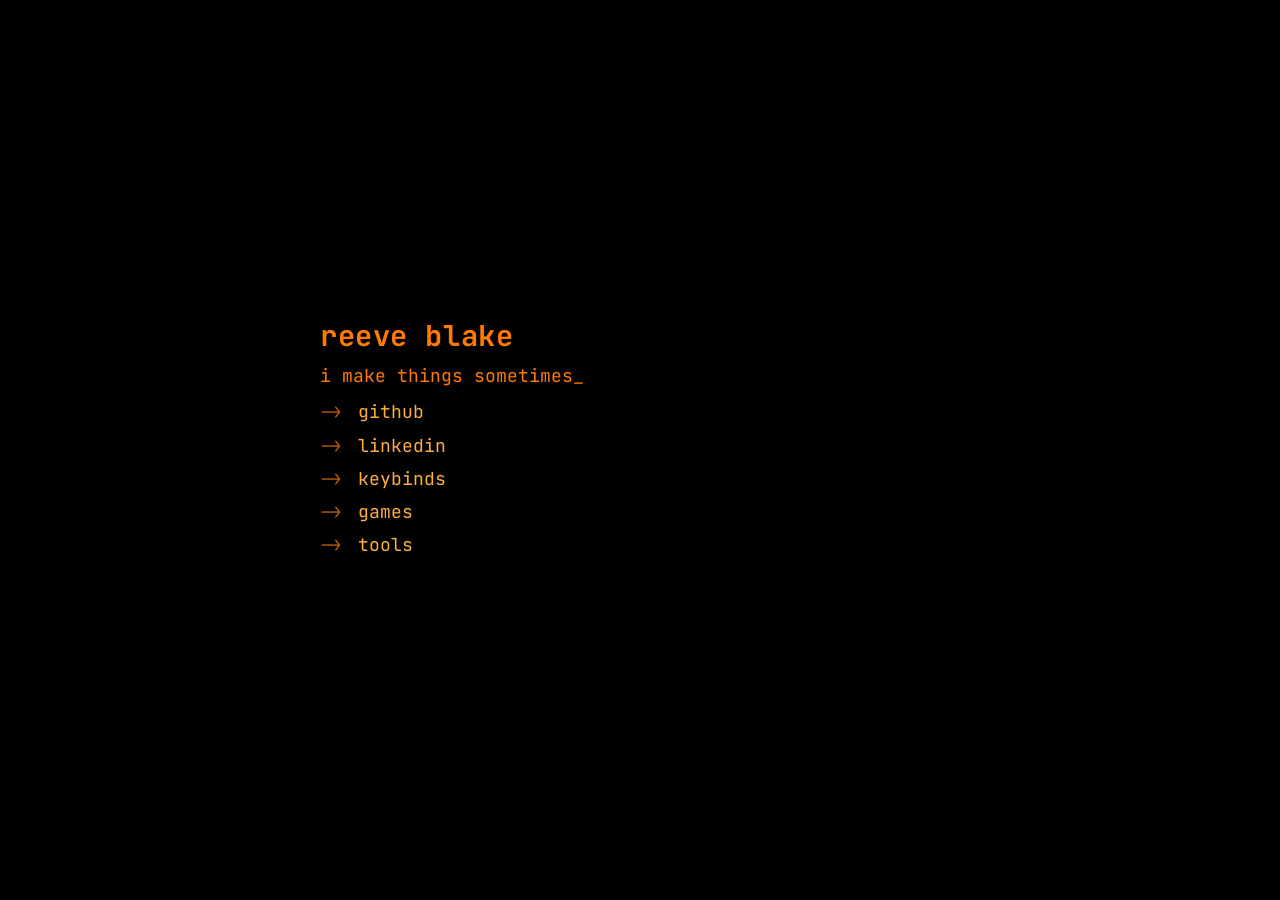
<file: index.html>
<!DOCTYPE html>
<html lang="en">

<head>
	<meta charset="UTF-8" />
	<meta name="viewport" content="width=device-width, initial-scale=1.0" />
	<title>reeve blake</title>
	<meta name="description" content="reeve blake — i make things" />
	<meta name="robots" content="index, follow" />
	<link rel="preconnect" href="https://fonts.googleapis.com" />
	<link rel="preconnect" href="https://fonts.gstatic.com" crossorigin />
	<link href="https://fonts.googleapis.com/css2?family=JetBrains+Mono:wght@400;500;700&display=swap"
		rel="stylesheet" />
	<link rel="stylesheet" href="styles.css" />
</head>

<body>
	<main class="terminal">
		<h1 class="name">reeve blake</h1>
		<p class="tagline">i make things sometimes<span class="cursor" aria-hidden="true">_</span></p>

		<nav class="links">
			<ul>
				<li><a href="https://github.com/reeve567" rel="me noopener">github</a></li>
				<li><a href="https://www.linkedin.com/in/reeve-blake" rel="me noopener">linkedin</a></li>
				<li><a href="keybinds/">keybinds</a></li>
			<li><a href="games/">games</a></li>
				<li id="tools-slot" aria-hidden="true"></li>
			</ul>
		</nav>
	</main>

	<script src="script.js"></script>
</body>

</html>
</file>
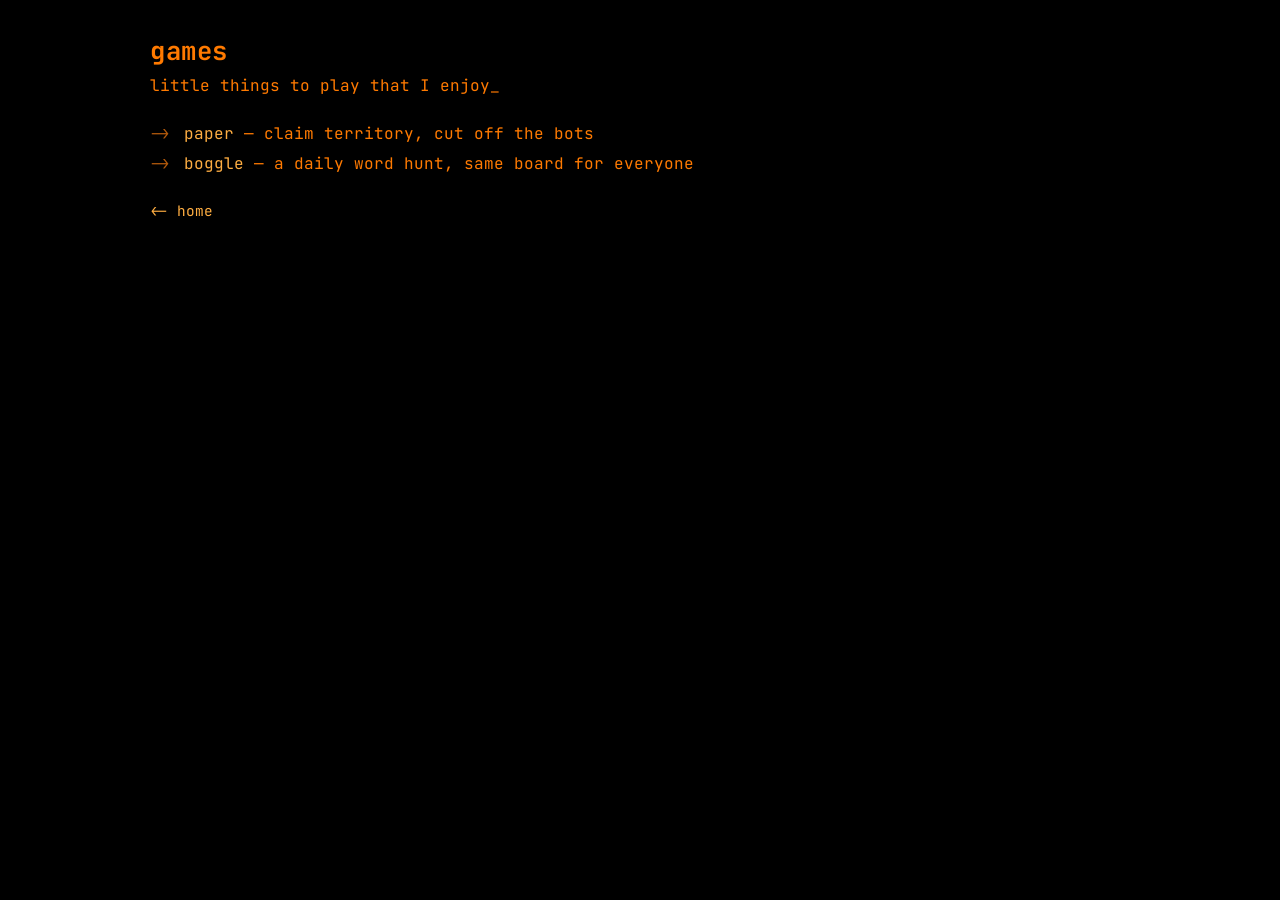
<file: games/index.html>
<!DOCTYPE html>
<html lang="en">

<head>
	<meta charset="UTF-8" />
	<meta name="viewport" content="width=device-width, initial-scale=1.0" />
	<title>games</title>
	<meta name="description" content="little browser games" />
	<meta name="robots" content="index, follow" />
	<link rel="preconnect" href="https://fonts.googleapis.com" />
	<link rel="preconnect" href="https://fonts.gstatic.com" crossorigin />
	<link href="https://fonts.googleapis.com/css2?family=JetBrains+Mono:wght@400;500;700&display=swap"
		rel="stylesheet" />
	<link rel="stylesheet" href="games.css?v=20260908-1" />
</head>

<body>
	<main class="terminal">
		<div class="header">
			<h1 class="name">games</h1>
			<p class="tagline">little things to play that I enjoy<span class="cursor" aria-hidden="true">_</span></p>
		</div>

		<nav class="links">
			<ul>
				<li><a href="paper/">paper</a> &mdash; claim territory, cut off the bots</li>
				<li><a href="boggle/">boggle</a> &mdash; a daily word hunt, same board for everyone</li>
			</ul>
		</nav>

		<p class="back"><a href="../">home</a></p>
	</main>
</body>

</html>
</file>
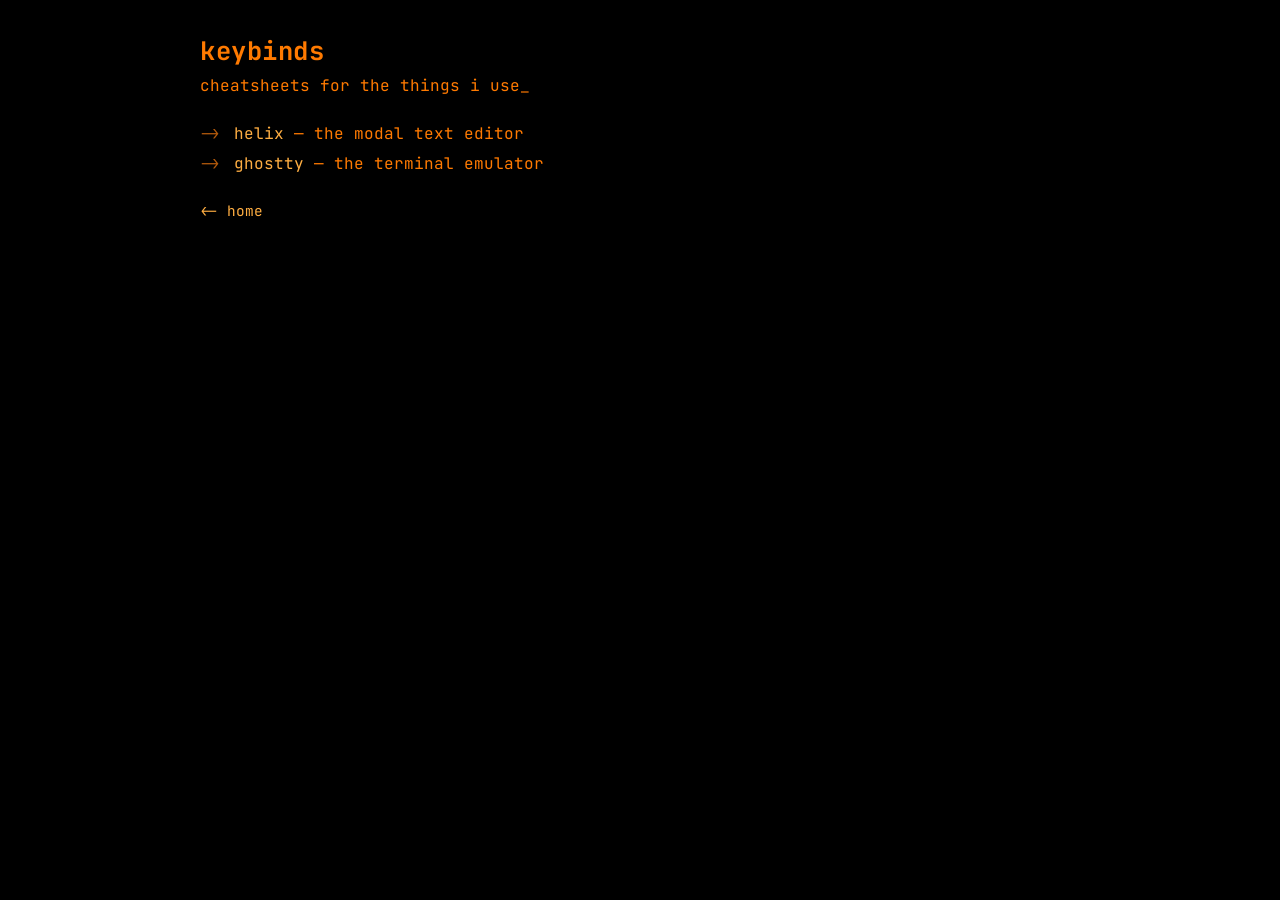
<file: keybinds/index.html>
<!DOCTYPE html>
<html lang="en">

<head>
	<meta charset="UTF-8" />
	<meta name="viewport" content="width=device-width, initial-scale=1.0" />
	<title>keybinds</title>
	<meta name="description" content="keybind cheatsheets" />
	<meta name="robots" content="index, follow" />
	<link rel="preconnect" href="https://fonts.googleapis.com" />
	<link rel="preconnect" href="https://fonts.gstatic.com" crossorigin />
	<link href="https://fonts.googleapis.com/css2?family=JetBrains+Mono:wght@400;500;700&display=swap" rel="stylesheet" />
	<link rel="stylesheet" href="keybinds.css" />
</head>

<body>
	<main class="terminal">
		<div class="header">
			<h1 class="name">keybinds</h1>
			<p class="tagline">cheatsheets for the things i use<span class="cursor" aria-hidden="true">_</span></p>
		</div>

		<nav class="links">
			<ul>
				<li><a href="helix.html">helix</a> &mdash; the modal text editor</li>
				<li><a href="ghostty.html">ghostty</a> &mdash; the terminal emulator</li>
			</ul>
		</nav>

		<p class="back"><a href="../">home</a></p>
	</main>
</body>

</html>
</file>
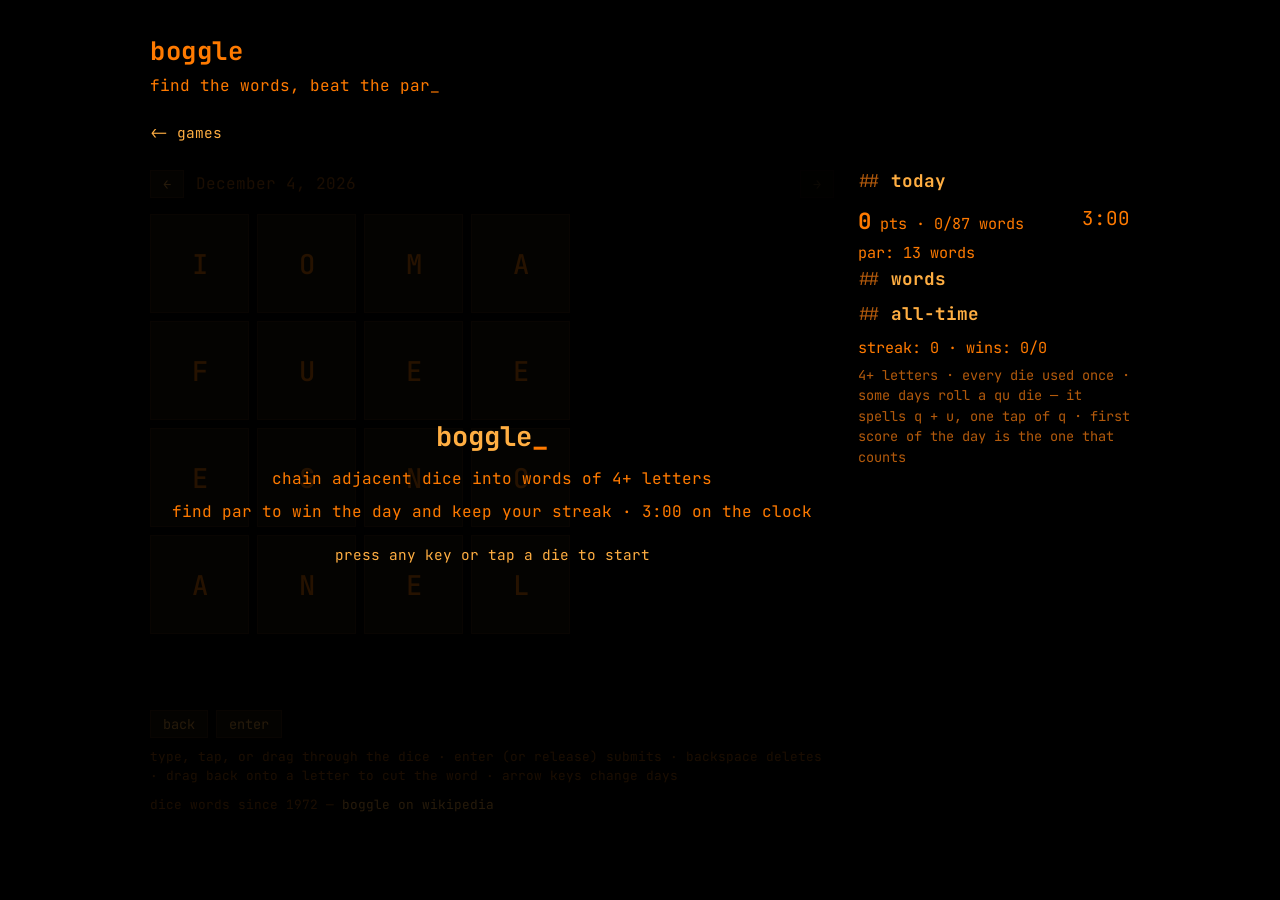
<file: games/boggle/index.html>
<!DOCTYPE html>
<html lang="en">

<head>
	<meta charset="UTF-8" />
	<meta name="viewport" content="width=device-width, initial-scale=1.0" />
	<title>boggle</title>
	<meta name="description" content="daily boggle — the same board for everyone, rolled from the date" />
	<meta name="robots" content="index, follow" />
	<link rel="preconnect" href="https://fonts.googleapis.com" />
	<link rel="preconnect" href="https://fonts.gstatic.com" crossorigin />
	<link href="https://fonts.googleapis.com/css2?family=JetBrains+Mono:wght@400;500;700&display=swap" rel="stylesheet" />
	<link rel="stylesheet" href="../games.css?v=20260908-1" />
</head>

<body>
	<main class="terminal">
		<div class="header">
			<h1 class="name">boggle</h1>
			<p class="tagline">find the words, beat the par<span class="cursor" aria-hidden="true">_</span></p>
		</div>

		<p class="back"><a href="../">games</a></p>

		<div class="game-layout">
			<div class="boggle-wrap">
				<div class="b-date">
					<button class="b-btn" id="prev-day" title="previous day">&#8592;</button>
					<span class="date-label" id="date-label"></span>
					<button class="b-btn" id="next-day" title="next day">&#8594;</button>
				</div>

				<div class="board" id="board"></div>

				<div class="guess-line"><span class="guess" id="guess"></span></div>
				<p class="guess-hint" id="hint"></p>

				<div class="b-keys">
					<button class="b-btn" id="key-back">back</button>
					<button class="b-btn" id="key-enter">enter</button>
				</div>

				<p class="controls">type, tap, or drag through the dice &middot; enter (or release) submits
					&middot; backspace deletes &middot; drag back onto a letter to cut the word &middot;
					arrow keys change days</p>
				<p class="controls">dice words since 1972 &mdash; <a
					href="https://en.wikipedia.org/wiki/Boggle" rel="noopener">boggle on
					wikipedia</a></p>

				<div class="overlay" id="overlay"></div>
			</div>

			<aside class="hud">
				<h2>today</h2>
				<div class="b-stats" id="daystats"></div>
				<h2>words</h2>
				<div class="word-list" id="words"></div>
				<h2>all-time</h2>
				<div class="b-stats dim" id="allstats"></div>
				<p class="note">4+ letters &middot; every die used once &middot; some days roll a qu die
					&mdash; it spells q + u, one tap of q &middot; first score of the day is the one that
					counts</p>
			</aside>
		</div>
	</main>

	<script src="words.js?v=20260908-1"></script>
	<script src="game.js?v=20260908-7"></script>
</body>

</html>
</file>
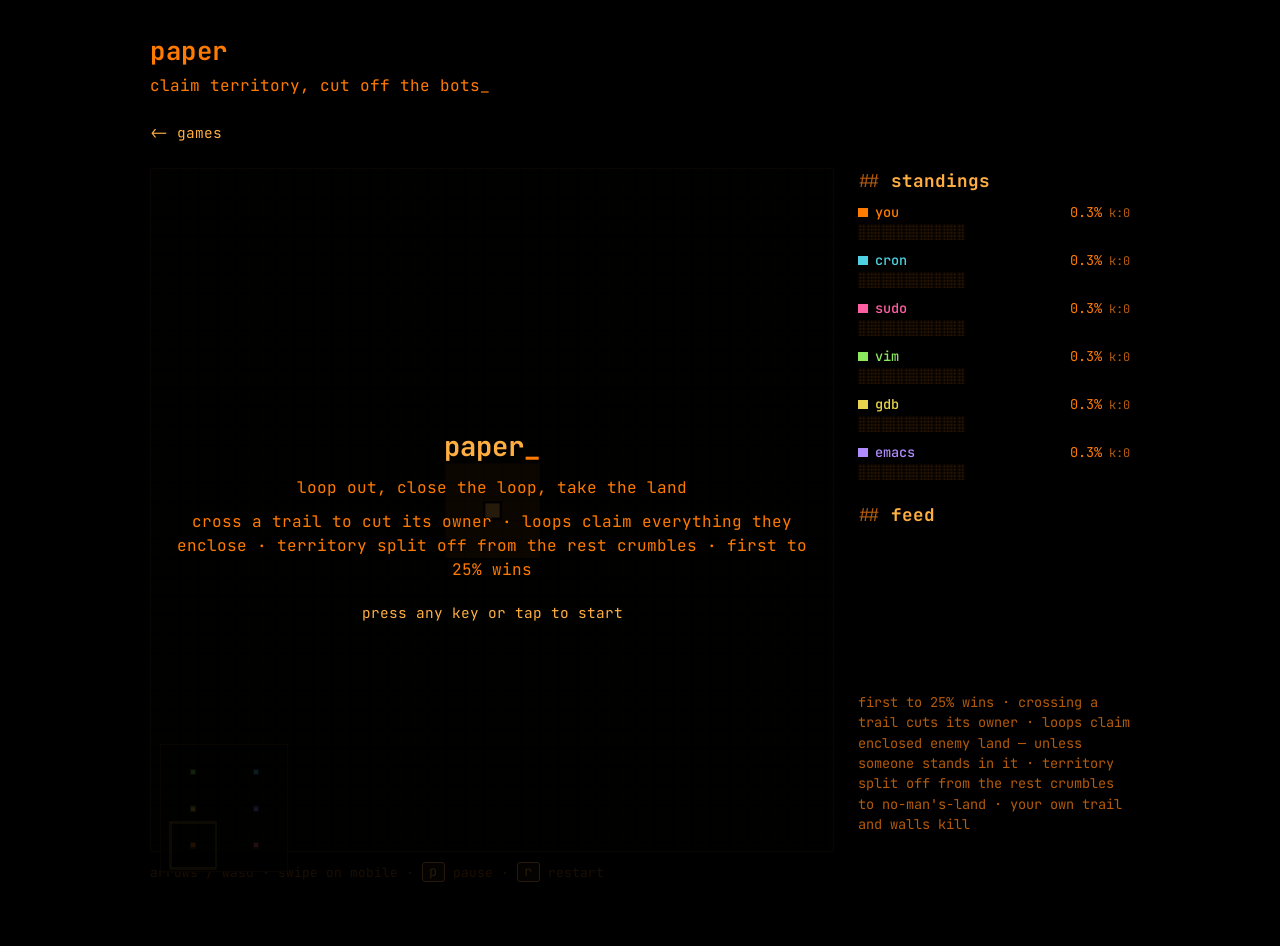
<file: games/paper/index.html>
<!DOCTYPE html>
<html lang="en">

<head>
	<meta charset="UTF-8" />
	<meta name="viewport" content="width=device-width, initial-scale=1.0" />
	<title>paper</title>
	<meta name="description" content="claim territory and cut off the bots in this paper.io-style game" />
	<meta name="robots" content="index, follow" />
	<link rel="preconnect" href="https://fonts.googleapis.com" />
	<link rel="preconnect" href="https://fonts.gstatic.com" crossorigin />
	<link href="https://fonts.googleapis.com/css2?family=JetBrains+Mono:wght@400;500;700&display=swap" rel="stylesheet" />
	<link rel="stylesheet" href="../games.css?v=20260908-1" />
</head>

<body>
	<main class="terminal">
		<div class="header">
			<h1 class="name">paper</h1>
			<p class="tagline">claim territory, cut off the bots<span class="cursor" aria-hidden="true">_</span></p>
		</div>

		<p class="back"><a href="../">games</a></p>

		<div class="game-layout">
			<div class="canvas-wrap">
				<canvas id="game" class="game" aria-label="paper — territory game board"></canvas>
				<canvas id="minimap" class="minimap" aria-hidden="true"></canvas>
				<div class="overlay" id="overlay"></div>
				<p class="controls">arrows / wasd &middot; swipe on mobile &middot; <kbd class="key">p</kbd> pause &middot;
					<kbd class="key">r</kbd> restart</p>
			</div>

			<aside class="hud">
				<h2>standings</h2>
				<div class="standings" id="standings"></div>
				<h2>feed</h2>
				<div class="feed" id="feed"></div>
				<p class="note">first to 25% wins &middot; crossing a trail cuts its owner &middot; loops claim
					enclosed enemy land &mdash; unless someone stands in it &middot; territory split off from
					the rest crumbles to no-man's-land &middot; your own trail and walls kill</p>
			</aside>
		</div>
	</main>

	<script src="game.js?v=20260908-1"></script>
</body>

</html>
</file>
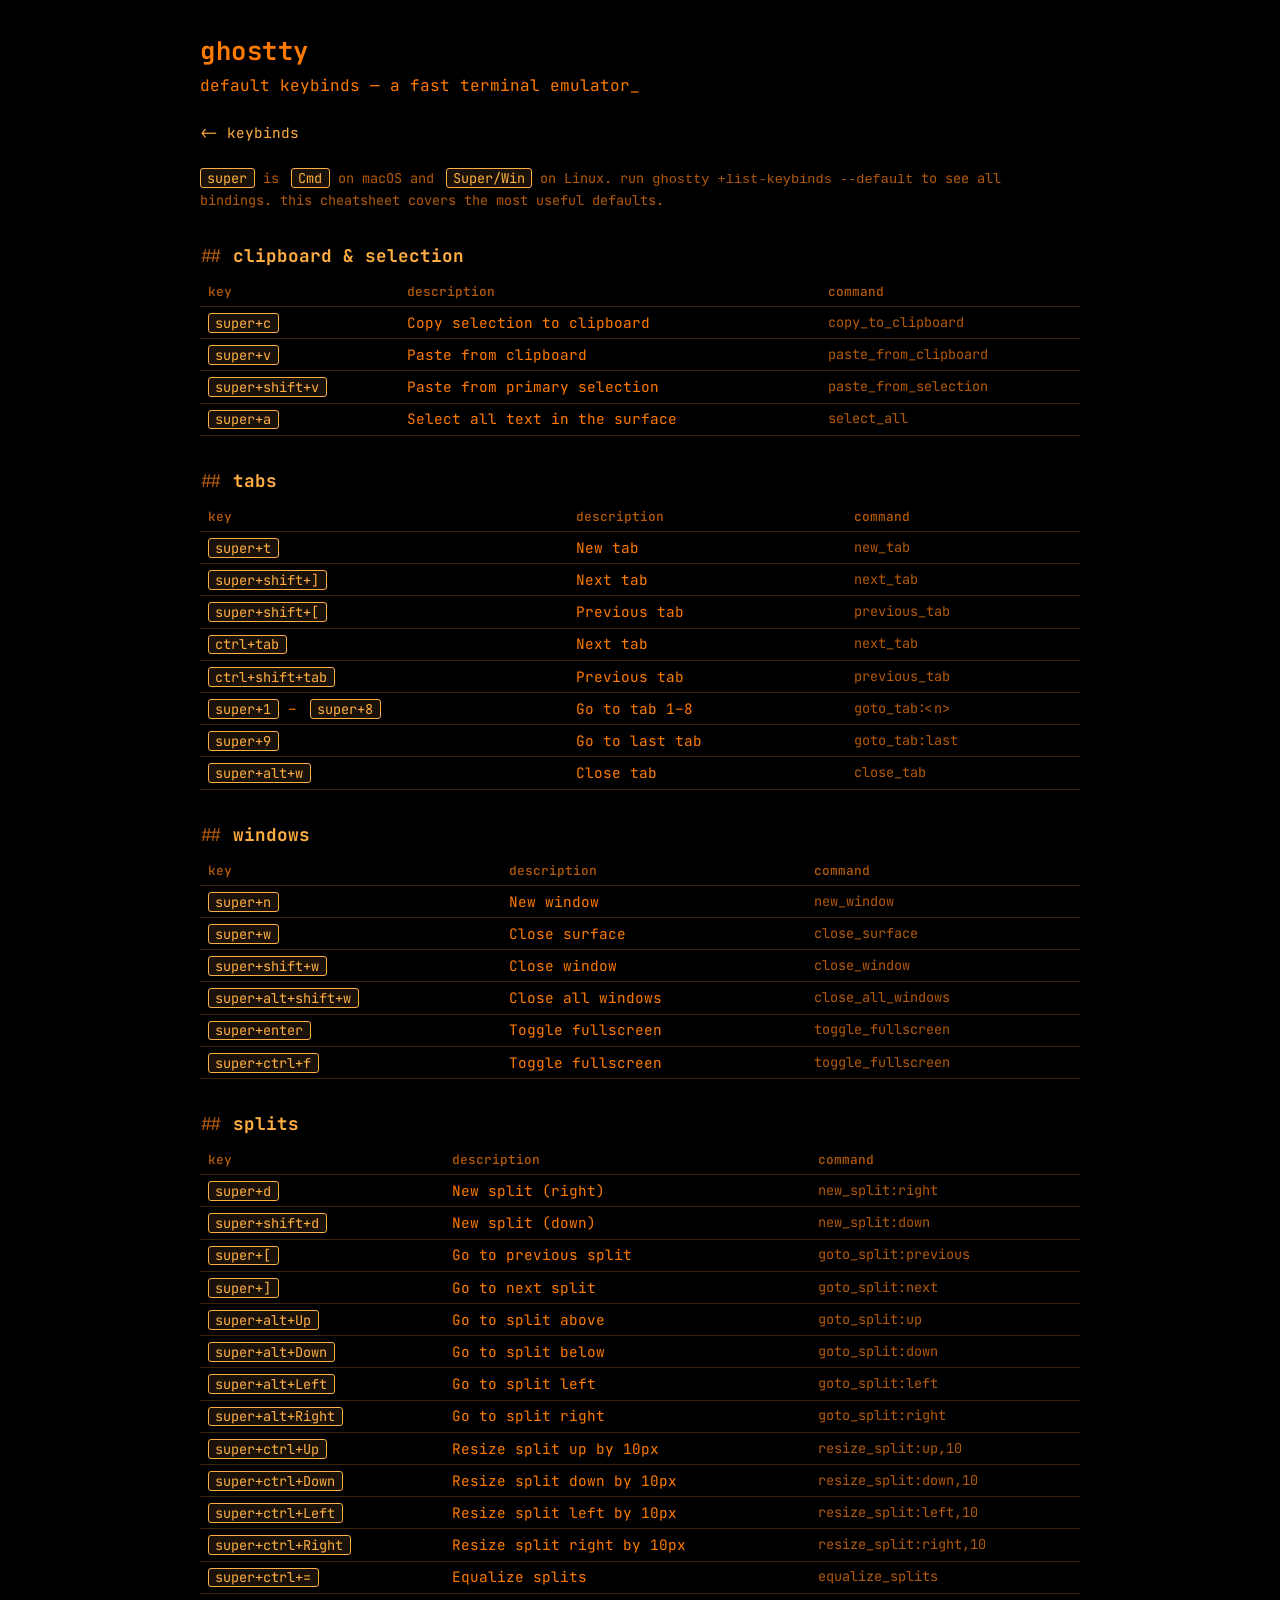
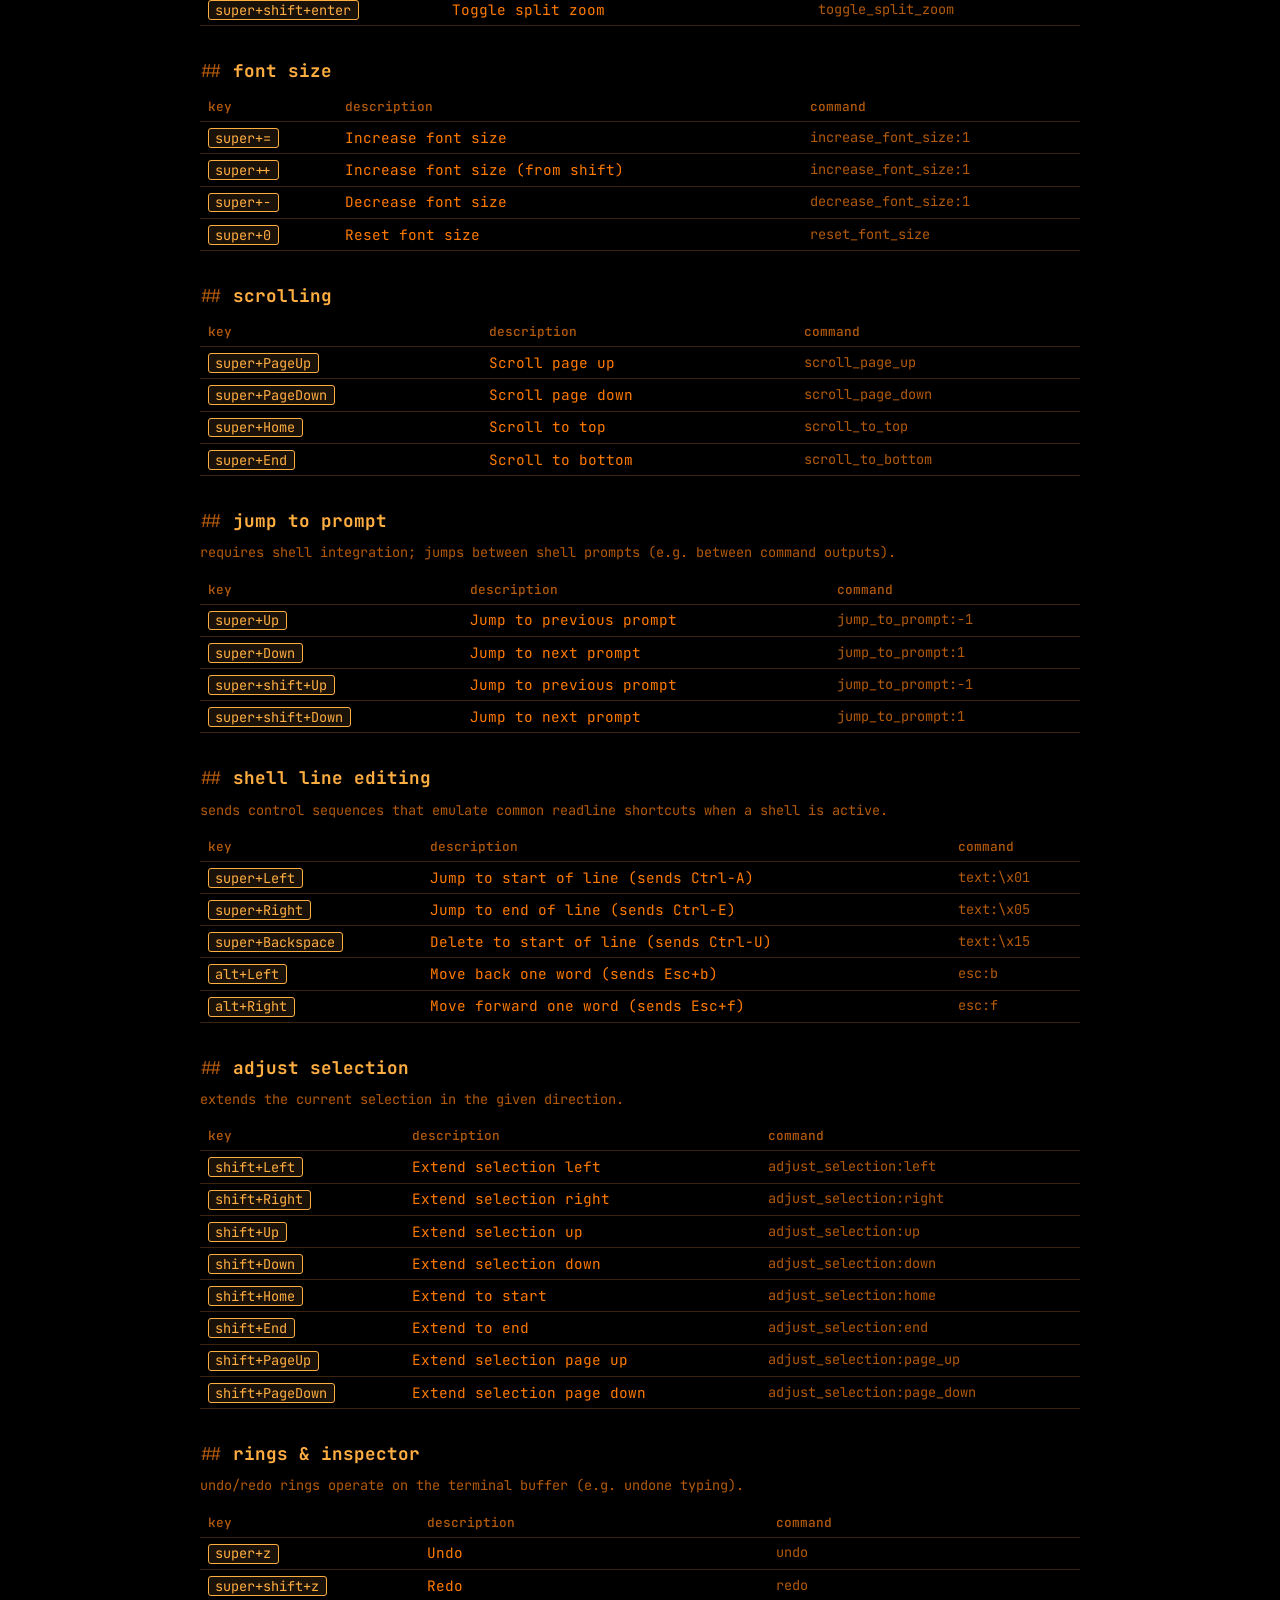
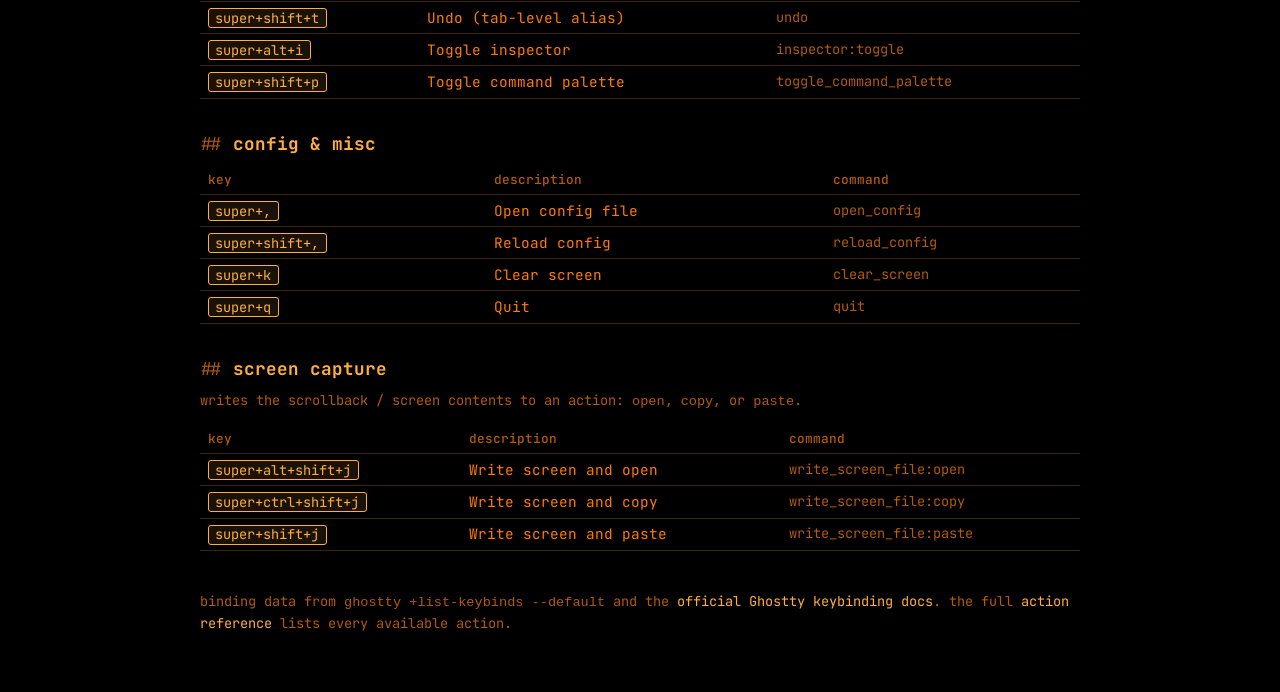
<file: keybinds/ghostty.html>
<!DOCTYPE html>
<html lang="en">

<head>
	<meta charset="UTF-8" />
	<meta name="viewport" content="width=device-width, initial-scale=1.0" />
	<title>ghostty keybinds</title>
	<meta name="description" content="default keybind cheatsheet for the Ghostty terminal" />
	<meta name="robots" content="index, follow" />
	<link rel="preconnect" href="https://fonts.googleapis.com" />
	<link rel="preconnect" href="https://fonts.gstatic.com" crossorigin />
	<link href="https://fonts.googleapis.com/css2?family=JetBrains+Mono:wght@400;500;700&display=swap" rel="stylesheet" />
	<link rel="stylesheet" href="keybinds.css" />
</head>

<body>
	<main class="terminal">
		<div class="header">
			<h1 class="name">ghostty</h1>
			<p class="tagline">default keybinds &mdash; a fast terminal emulator<span class="cursor" aria-hidden="true">_</span></p>
		</div>

		<p class="back"><a href="index.html">keybinds</a></p>

		<p class="note"><kbd class="key">super</kbd> is <kbd class="key">Cmd</kbd> on macOS and <kbd class="key">Super/Win</kbd> on Linux. run
			<code>ghostty +list-keybinds --default</code> to see all bindings. this cheatsheet covers the most useful defaults.</p>

		<section>
			<h2>clipboard &amp; selection</h2>
			<table>
				<thead>
					<tr><th>key</th><th>description</th><th>command</th></tr>
				</thead>
				<tbody>
					<tr><td class="keys"><kbd class="key">super+c</kbd></td><td class="desc">Copy selection to clipboard</td><td class="cmd">copy_to_clipboard</td></tr>
					<tr><td class="keys"><kbd class="key">super+v</kbd></td><td class="desc">Paste from clipboard</td><td class="cmd">paste_from_clipboard</td></tr>
					<tr><td class="keys"><kbd class="key">super+shift+v</kbd></td><td class="desc">Paste from primary selection</td><td class="cmd">paste_from_selection</td></tr>
					<tr><td class="keys"><kbd class="key">super+a</kbd></td><td class="desc">Select all text in the surface</td><td class="cmd">select_all</td></tr>
				</tbody>
			</table>
		</section>

		<section>
			<h2>tabs</h2>
			<table>
				<thead>
					<tr><th>key</th><th>description</th><th>command</th></tr>
				</thead>
				<tbody>
					<tr><td class="keys"><kbd class="key">super+t</kbd></td><td class="desc">New tab</td><td class="cmd">new_tab</td></tr>
					<tr><td class="keys"><kbd class="key">super+shift+]</kbd></td><td class="desc">Next tab</td><td class="cmd">next_tab</td></tr>
					<tr><td class="keys"><kbd class="key">super+shift+[</kbd></td><td class="desc">Previous tab</td><td class="cmd">previous_tab</td></tr>
					<tr><td class="keys"><kbd class="key">ctrl+tab</kbd></td><td class="desc">Next tab</td><td class="cmd">next_tab</td></tr>
					<tr><td class="keys"><kbd class="key">ctrl+shift+tab</kbd></td><td class="desc">Previous tab</td><td class="cmd">previous_tab</td></tr>
					<tr><td class="keys"><kbd class="key">super+1</kbd> &ndash; <kbd class="key">super+8</kbd></td><td class="desc">Go to tab 1&ndash;8</td><td class="cmd">goto_tab:&lt;n&gt;</td></tr>
					<tr><td class="keys"><kbd class="key">super+9</kbd></td><td class="desc">Go to last tab</td><td class="cmd">goto_tab:last</td></tr>
					<tr><td class="keys"><kbd class="key">super+alt+w</kbd></td><td class="desc">Close tab</td><td class="cmd">close_tab</td></tr>
				</tbody>
			</table>
		</section>

		<section>
			<h2>windows</h2>
			<table>
				<thead>
					<tr><th>key</th><th>description</th><th>command</th></tr>
				</thead>
				<tbody>
					<tr><td class="keys"><kbd class="key">super+n</kbd></td><td class="desc">New window</td><td class="cmd">new_window</td></tr>
					<tr><td class="keys"><kbd class="key">super+w</kbd></td><td class="desc">Close surface</td><td class="cmd">close_surface</td></tr>
					<tr><td class="keys"><kbd class="key">super+shift+w</kbd></td><td class="desc">Close window</td><td class="cmd">close_window</td></tr>
					<tr><td class="keys"><kbd class="key">super+alt+shift+w</kbd></td><td class="desc">Close all windows</td><td class="cmd">close_all_windows</td></tr>
					<tr><td class="keys"><kbd class="key">super+enter</kbd></td><td class="desc">Toggle fullscreen</td><td class="cmd">toggle_fullscreen</td></tr>
					<tr><td class="keys"><kbd class="key">super+ctrl+f</kbd></td><td class="desc">Toggle fullscreen</td><td class="cmd">toggle_fullscreen</td></tr>
				</tbody>
			</table>
		</section>

		<section>
			<h2>splits</h2>
			<table>
				<thead>
					<tr><th>key</th><th>description</th><th>command</th></tr>
				</thead>
				<tbody>
					<tr><td class="keys"><kbd class="key">super+d</kbd></td><td class="desc">New split (right)</td><td class="cmd">new_split:right</td></tr>
					<tr><td class="keys"><kbd class="key">super+shift+d</kbd></td><td class="desc">New split (down)</td><td class="cmd">new_split:down</td></tr>
					<tr><td class="keys"><kbd class="key">super+[</kbd></td><td class="desc">Go to previous split</td><td class="cmd">goto_split:previous</td></tr>
					<tr><td class="keys"><kbd class="key">super+]</kbd></td><td class="desc">Go to next split</td><td class="cmd">goto_split:next</td></tr>
					<tr><td class="keys"><kbd class="key">super+alt+Up</kbd></td><td class="desc">Go to split above</td><td class="cmd">goto_split:up</td></tr>
					<tr><td class="keys"><kbd class="key">super+alt+Down</kbd></td><td class="desc">Go to split below</td><td class="cmd">goto_split:down</td></tr>
					<tr><td class="keys"><kbd class="key">super+alt+Left</kbd></td><td class="desc">Go to split left</td><td class="cmd">goto_split:left</td></tr>
					<tr><td class="keys"><kbd class="key">super+alt+Right</kbd></td><td class="desc">Go to split right</td><td class="cmd">goto_split:right</td></tr>
					<tr><td class="keys"><kbd class="key">super+ctrl+Up</kbd></td><td class="desc">Resize split up by 10px</td><td class="cmd">resize_split:up,10</td></tr>
					<tr><td class="keys"><kbd class="key">super+ctrl+Down</kbd></td><td class="desc">Resize split down by 10px</td><td class="cmd">resize_split:down,10</td></tr>
					<tr><td class="keys"><kbd class="key">super+ctrl+Left</kbd></td><td class="desc">Resize split left by 10px</td><td class="cmd">resize_split:left,10</td></tr>
					<tr><td class="keys"><kbd class="key">super+ctrl+Right</kbd></td><td class="desc">Resize split right by 10px</td><td class="cmd">resize_split:right,10</td></tr>
					<tr><td class="keys"><kbd class="key">super+ctrl+=</kbd></td><td class="desc">Equalize splits</td><td class="cmd">equalize_splits</td></tr>
					<tr><td class="keys"><kbd class="key">super+shift+enter</kbd></td><td class="desc">Toggle split zoom</td><td class="cmd">toggle_split_zoom</td></tr>
				</tbody>
			</table>
		</section>

		<section>
			<h2>font size</h2>
			<table>
				<thead>
					<tr><th>key</th><th>description</th><th>command</th></tr>
				</thead>
				<tbody>
					<tr><td class="keys"><kbd class="key">super+=</kbd></td><td class="desc">Increase font size</td><td class="cmd">increase_font_size:1</td></tr>
					<tr><td class="keys"><kbd class="key">super++</kbd></td><td class="desc">Increase font size (from shift)</td><td class="cmd">increase_font_size:1</td></tr>
					<tr><td class="keys"><kbd class="key">super+-</kbd></td><td class="desc">Decrease font size</td><td class="cmd">decrease_font_size:1</td></tr>
					<tr><td class="keys"><kbd class="key">super+0</kbd></td><td class="desc">Reset font size</td><td class="cmd">reset_font_size</td></tr>
				</tbody>
			</table>
		</section>

		<section>
			<h2>scrolling</h2>
			<table>
				<thead>
					<tr><th>key</th><th>description</th><th>command</th></tr>
				</thead>
				<tbody>
					<tr><td class="keys"><kbd class="key">super+PageUp</kbd></td><td class="desc">Scroll page up</td><td class="cmd">scroll_page_up</td></tr>
					<tr><td class="keys"><kbd class="key">super+PageDown</kbd></td><td class="desc">Scroll page down</td><td class="cmd">scroll_page_down</td></tr>
					<tr><td class="keys"><kbd class="key">super+Home</kbd></td><td class="desc">Scroll to top</td><td class="cmd">scroll_to_top</td></tr>
					<tr><td class="keys"><kbd class="key">super+End</kbd></td><td class="desc">Scroll to bottom</td><td class="cmd">scroll_to_bottom</td></tr>
				</tbody>
			</table>
		</section>

		<section>
			<h2>jump to prompt</h2>
			<p class="note">requires shell integration; jumps between shell prompts (e.g. between command outputs).</p>
			<table>
				<thead>
					<tr><th>key</th><th>description</th><th>command</th></tr>
				</thead>
				<tbody>
					<tr><td class="keys"><kbd class="key">super+Up</kbd></td><td class="desc">Jump to previous prompt</td><td class="cmd">jump_to_prompt:-1</td></tr>
					<tr><td class="keys"><kbd class="key">super+Down</kbd></td><td class="desc">Jump to next prompt</td><td class="cmd">jump_to_prompt:1</td></tr>
					<tr><td class="keys"><kbd class="key">super+shift+Up</kbd></td><td class="desc">Jump to previous prompt</td><td class="cmd">jump_to_prompt:-1</td></tr>
					<tr><td class="keys"><kbd class="key">super+shift+Down</kbd></td><td class="desc">Jump to next prompt</td><td class="cmd">jump_to_prompt:1</td></tr>
				</tbody>
			</table>
		</section>

		<section>
			<h2>shell line editing</h2>
			<p class="note">sends control sequences that emulate common readline shortcuts when a shell is active.</p>
			<table>
				<thead>
					<tr><th>key</th><th>description</th><th>command</th></tr>
				</thead>
				<tbody>
					<tr><td class="keys"><kbd class="key">super+Left</kbd></td><td class="desc">Jump to start of line (sends Ctrl-A)</td><td class="cmd">text:\x01</td></tr>
					<tr><td class="keys"><kbd class="key">super+Right</kbd></td><td class="desc">Jump to end of line (sends Ctrl-E)</td><td class="cmd">text:\x05</td></tr>
					<tr><td class="keys"><kbd class="key">super+Backspace</kbd></td><td class="desc">Delete to start of line (sends Ctrl-U)</td><td class="cmd">text:\x15</td></tr>
					<tr><td class="keys"><kbd class="key">alt+Left</kbd></td><td class="desc">Move back one word (sends Esc+b)</td><td class="cmd">esc:b</td></tr>
					<tr><td class="keys"><kbd class="key">alt+Right</kbd></td><td class="desc">Move forward one word (sends Esc+f)</td><td class="cmd">esc:f</td></tr>
				</tbody>
			</table>
		</section>

		<section>
			<h2>adjust selection</h2>
			<p class="note">extends the current selection in the given direction.</p>
			<table>
				<thead>
					<tr><th>key</th><th>description</th><th>command</th></tr>
				</thead>
				<tbody>
					<tr><td class="keys"><kbd class="key">shift+Left</kbd></td><td class="desc">Extend selection left</td><td class="cmd">adjust_selection:left</td></tr>
					<tr><td class="keys"><kbd class="key">shift+Right</kbd></td><td class="desc">Extend selection right</td><td class="cmd">adjust_selection:right</td></tr>
					<tr><td class="keys"><kbd class="key">shift+Up</kbd></td><td class="desc">Extend selection up</td><td class="cmd">adjust_selection:up</td></tr>
					<tr><td class="keys"><kbd class="key">shift+Down</kbd></td><td class="desc">Extend selection down</td><td class="cmd">adjust_selection:down</td></tr>
					<tr><td class="keys"><kbd class="key">shift+Home</kbd></td><td class="desc">Extend to start</td><td class="cmd">adjust_selection:home</td></tr>
					<tr><td class="keys"><kbd class="key">shift+End</kbd></td><td class="desc">Extend to end</td><td class="cmd">adjust_selection:end</td></tr>
					<tr><td class="keys"><kbd class="key">shift+PageUp</kbd></td><td class="desc">Extend selection page up</td><td class="cmd">adjust_selection:page_up</td></tr>
					<tr><td class="keys"><kbd class="key">shift+PageDown</kbd></td><td class="desc">Extend selection page down</td><td class="cmd">adjust_selection:page_down</td></tr>
				</tbody>
			</table>
		</section>

		<section>
			<h2>rings &amp; inspector</h2>
			<p class="note">undo/redo rings operate on the terminal buffer (e.g. undone typing).</p>
			<table>
				<thead>
					<tr><th>key</th><th>description</th><th>command</th></tr>
				</thead>
				<tbody>
					<tr><td class="keys"><kbd class="key">super+z</kbd></td><td class="desc">Undo</td><td class="cmd">undo</td></tr>
					<tr><td class="keys"><kbd class="key">super+shift+z</kbd></td><td class="desc">Redo</td><td class="cmd">redo</td></tr>
					<tr><td class="keys"><kbd class="key">super+shift+t</kbd></td><td class="desc">Undo (tab-level alias)</td><td class="cmd">undo</td></tr>
					<tr><td class="keys"><kbd class="key">super+alt+i</kbd></td><td class="desc">Toggle inspector</td><td class="cmd">inspector:toggle</td></tr>
					<tr><td class="keys"><kbd class="key">super+shift+p</kbd></td><td class="desc">Toggle command palette</td><td class="cmd">toggle_command_palette</td></tr>
				</tbody>
			</table>
		</section>

		<section>
			<h2>config &amp; misc</h2>
			<table>
				<thead>
					<tr><th>key</th><th>description</th><th>command</th></tr>
				</thead>
				<tbody>
					<tr><td class="keys"><kbd class="key">super+,</kbd></td><td class="desc">Open config file</td><td class="cmd">open_config</td></tr>
					<tr><td class="keys"><kbd class="key">super+shift+,</kbd></td><td class="desc">Reload config</td><td class="cmd">reload_config</td></tr>
					<tr><td class="keys"><kbd class="key">super+k</kbd></td><td class="desc">Clear screen</td><td class="cmd">clear_screen</td></tr>
					<tr><td class="keys"><kbd class="key">super+q</kbd></td><td class="desc">Quit</td><td class="cmd">quit</td></tr>
				</tbody>
			</table>
		</section>

		<section>
			<h2>screen capture</h2>
			<p class="note">writes the scrollback / screen contents to an action: <code>open</code>, <code>copy</code>, or <code>paste</code>.</p>
			<table>
				<thead>
					<tr><th>key</th><th>description</th><th>command</th></tr>
				</thead>
				<tbody>
					<tr><td class="keys"><kbd class="key">super+alt+shift+j</kbd></td><td class="desc">Write screen and open</td><td class="cmd">write_screen_file:open</td></tr>
					<tr><td class="keys"><kbd class="key">super+ctrl+shift+j</kbd></td><td class="desc">Write screen and copy</td><td class="cmd">write_screen_file:copy</td></tr>
					<tr><td class="keys"><kbd class="key">super+shift+j</kbd></td><td class="desc">Write screen and paste</td><td class="cmd">write_screen_file:paste</td></tr>
				</tbody>
			</table>
		</section>

		<p class="footer">binding data from <code>ghostty +list-keybinds --default</code> and the <a href="https://ghostty.org/docs/config/keybind" rel="noopener noreferrer">official Ghostty keybinding docs</a>. the full <a href="https://ghostty.org/docs/config/keybind/reference" rel="noopener noreferrer">action reference</a> lists every available action.</p>
	</main>
</body>

</html>
</file>
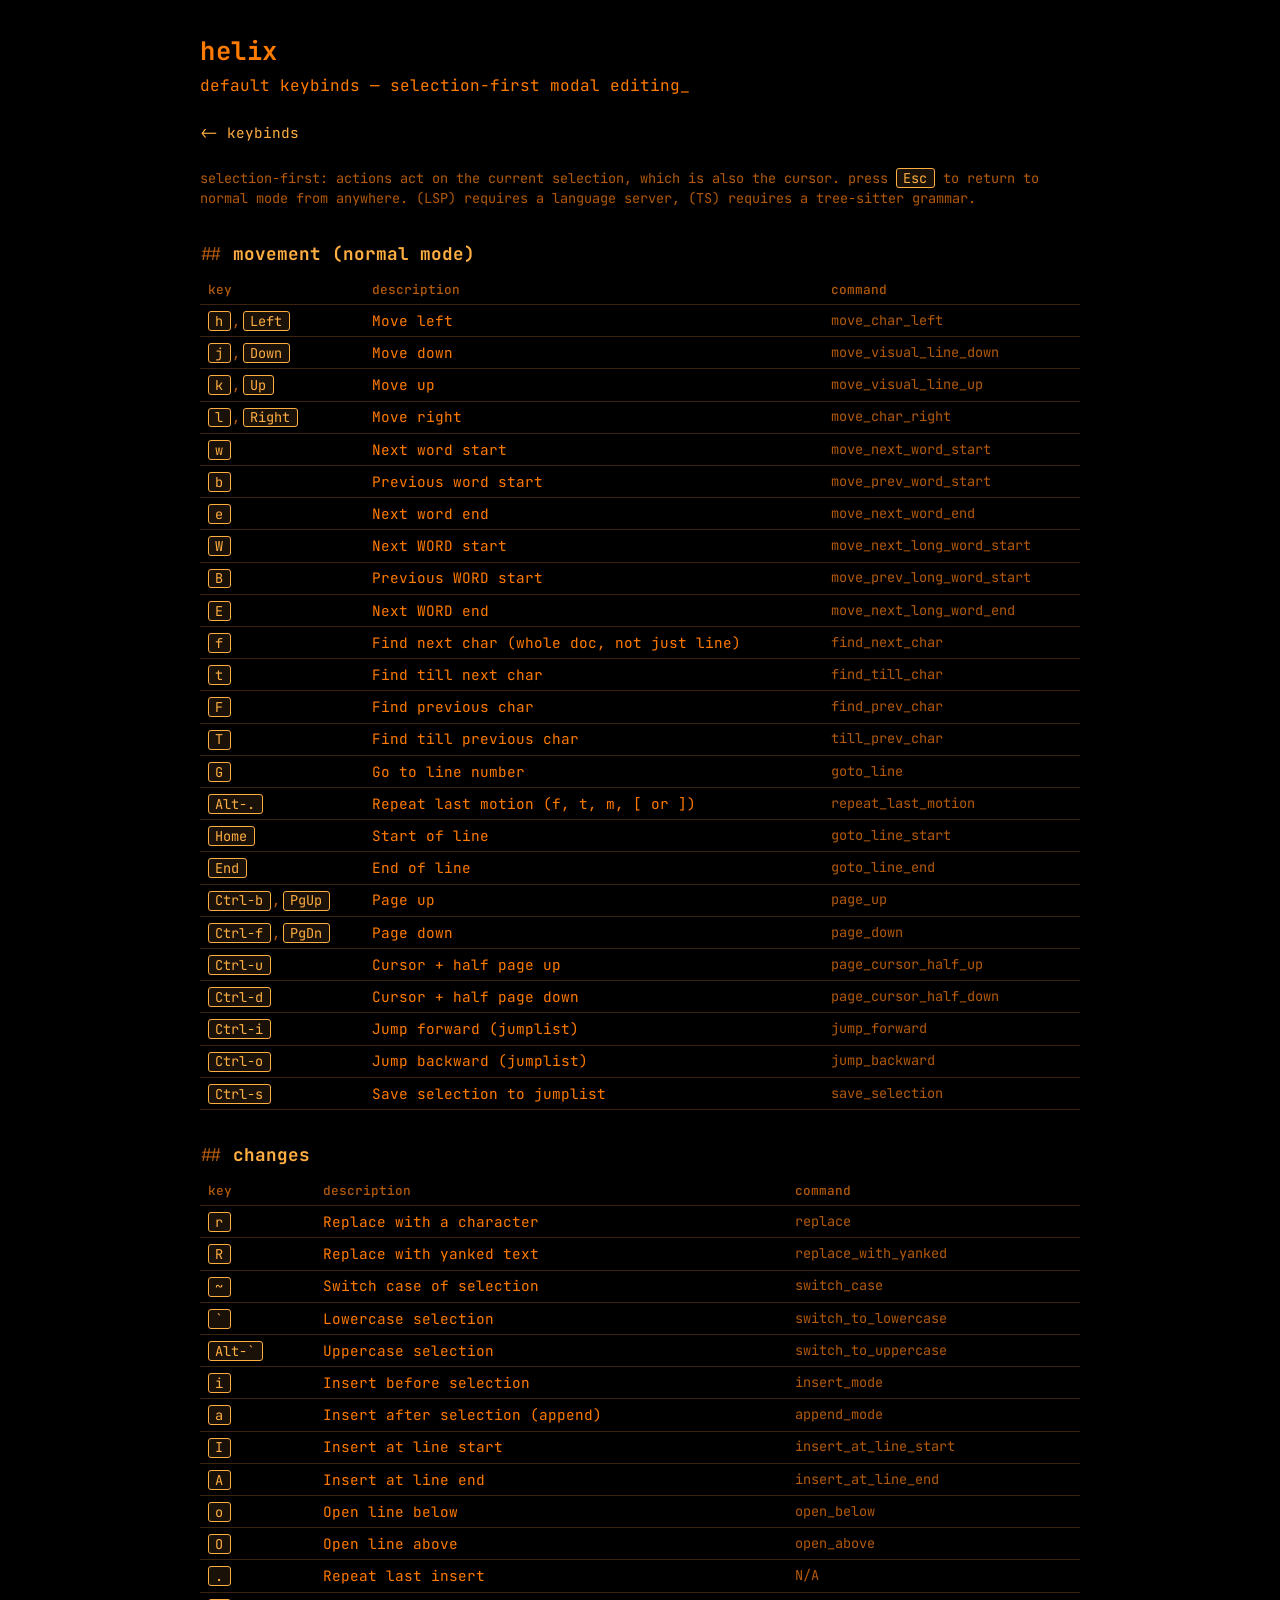
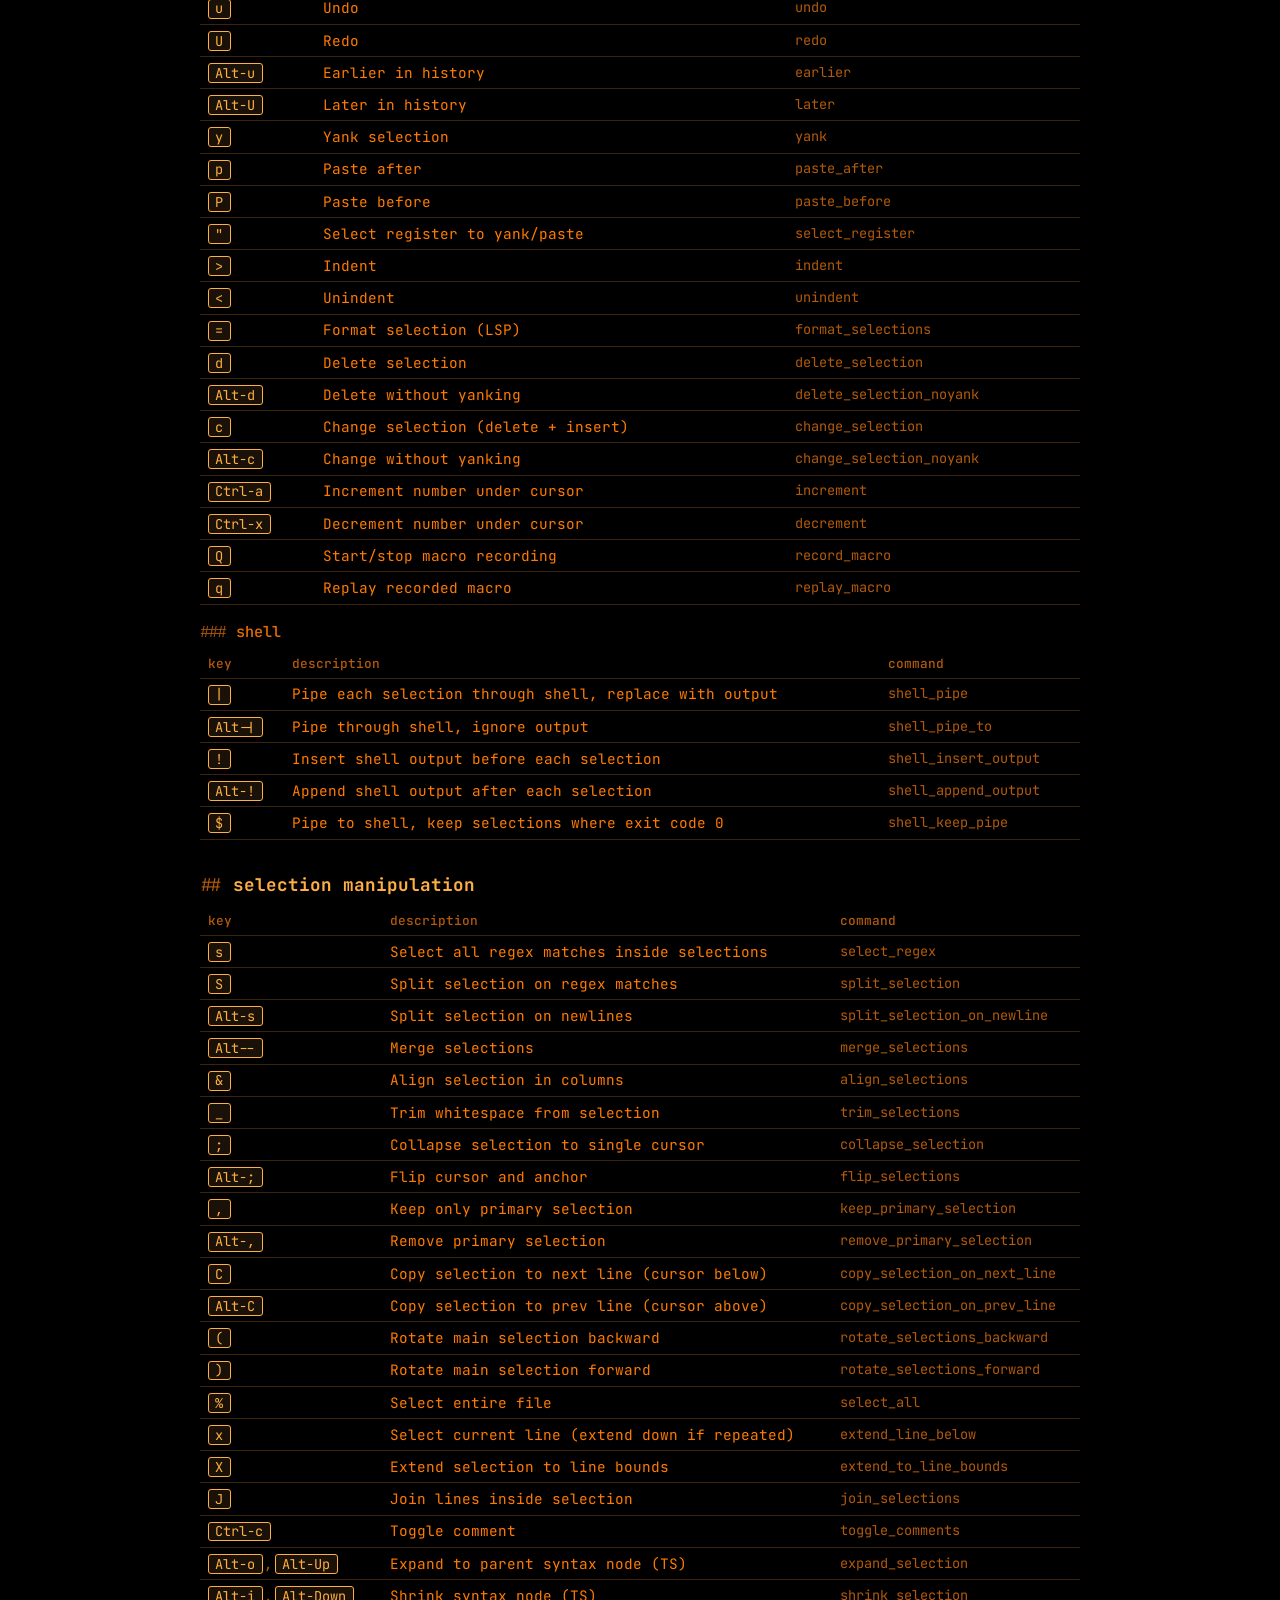
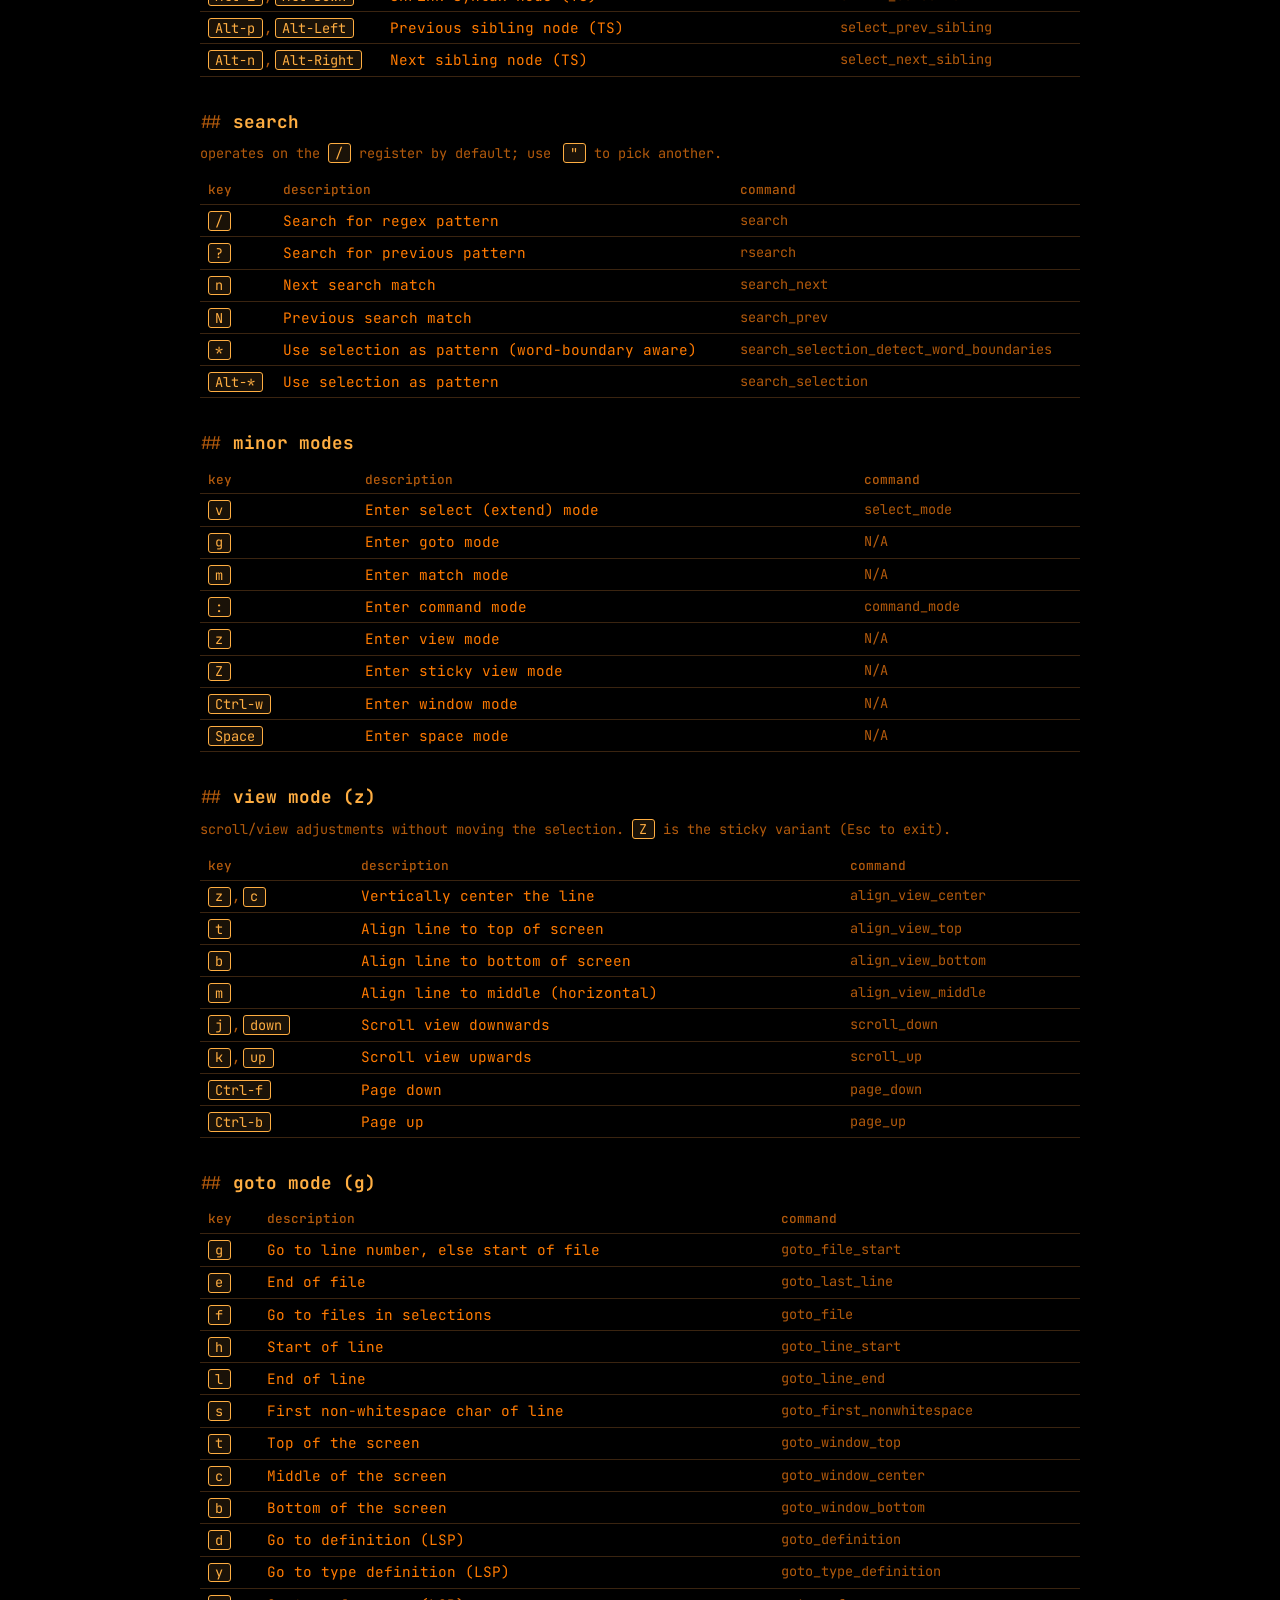
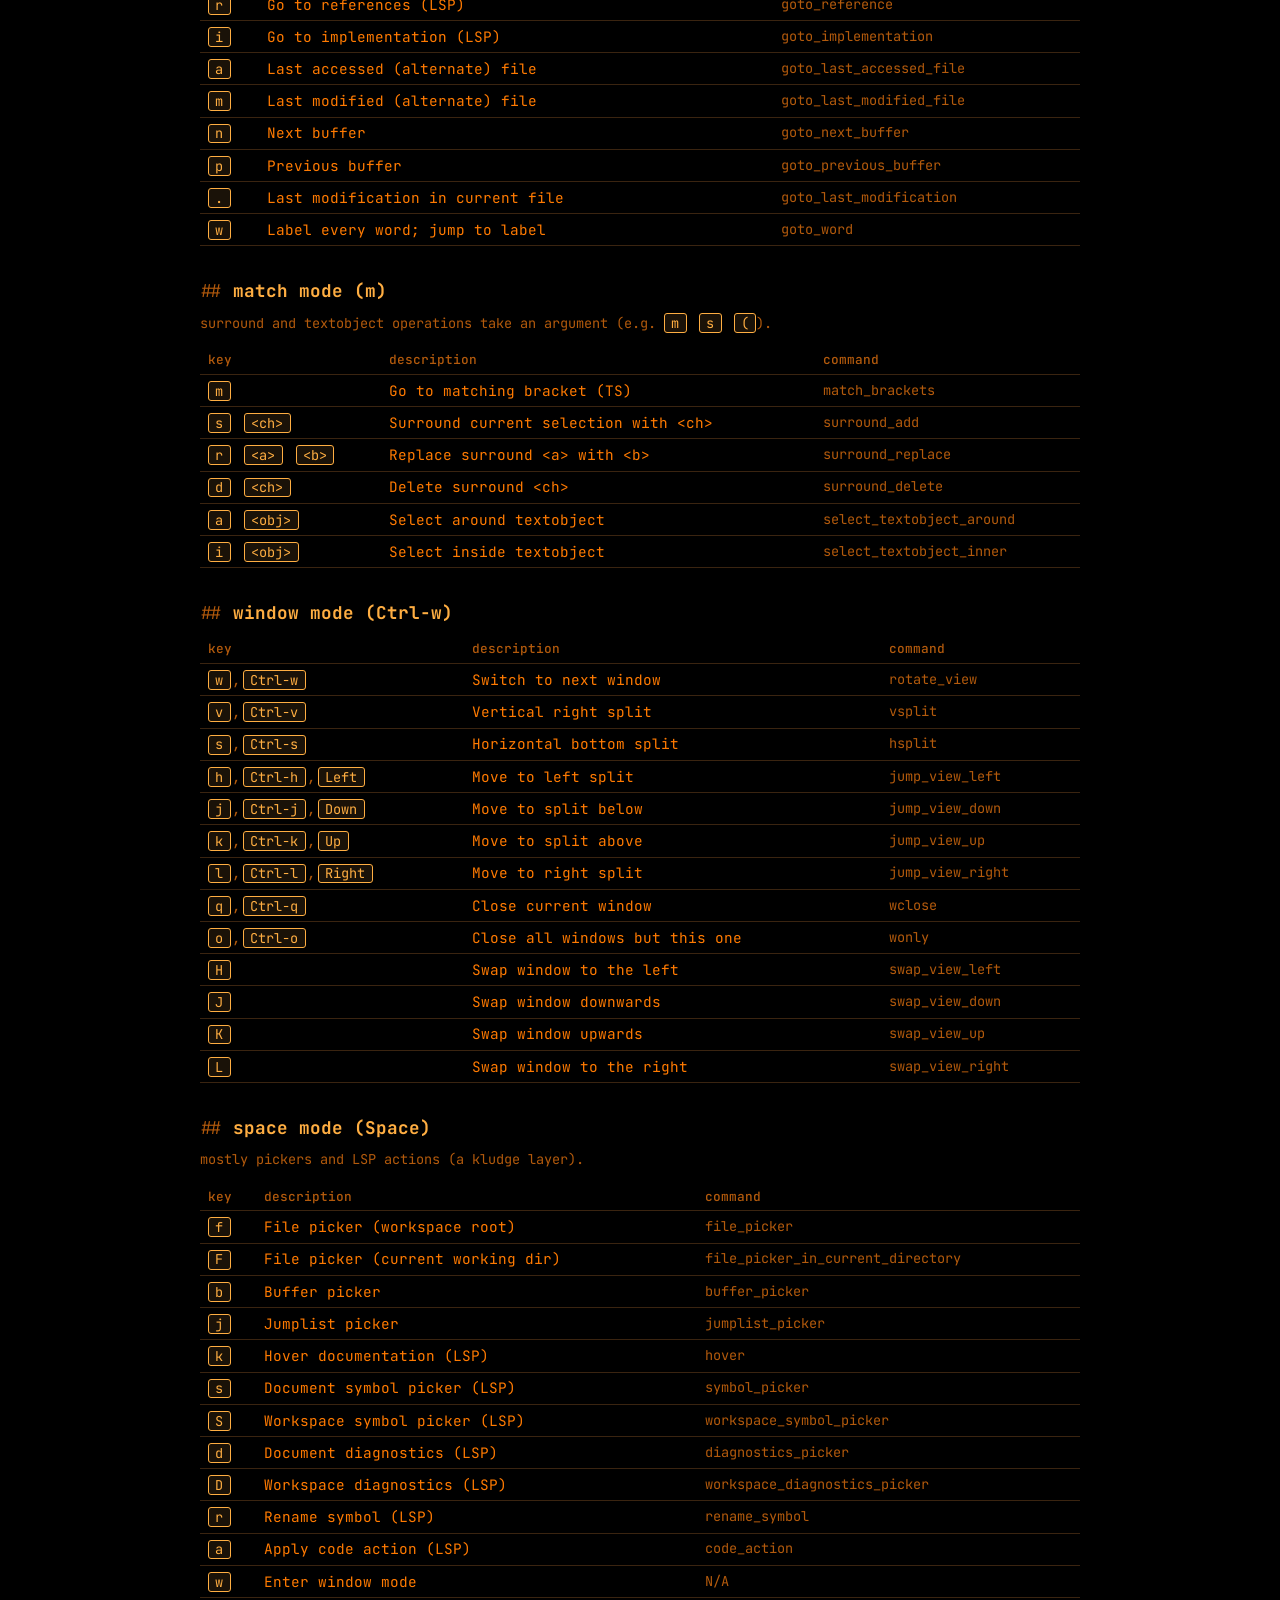
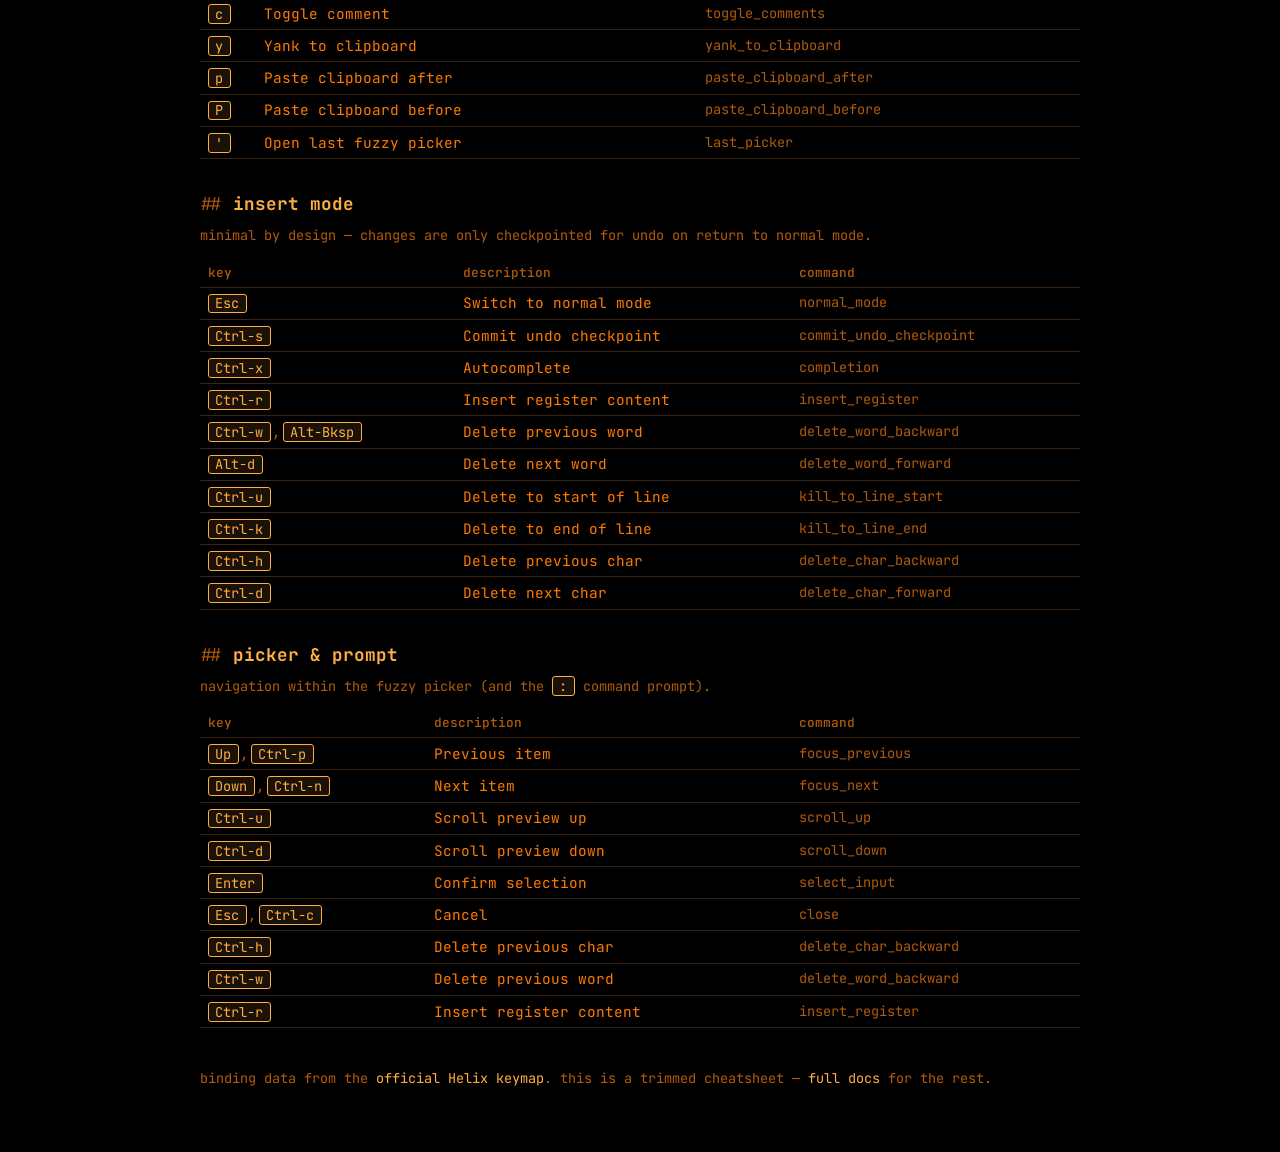
<file: keybinds/helix.html>
<!DOCTYPE html>
<html lang="en">

<head>
	<meta charset="UTF-8" />
	<meta name="viewport" content="width=device-width, initial-scale=1.0" />
	<title>helix keybinds</title>
	<meta name="description" content="default keybind cheatsheet for the Helix editor" />
	<meta name="robots" content="index, follow" />
	<link rel="preconnect" href="https://fonts.googleapis.com" />
	<link rel="preconnect" href="https://fonts.gstatic.com" crossorigin />
	<link href="https://fonts.googleapis.com/css2?family=JetBrains+Mono:wght@400;500;700&display=swap" rel="stylesheet" />
	<link rel="stylesheet" href="keybinds.css" />
</head>

<body>
	<main class="terminal">
		<div class="header">
			<h1 class="name">helix</h1>
			<p class="tagline">default keybinds &mdash; selection-first modal editing<span class="cursor" aria-hidden="true">_</span></p>
		</div>

		<p class="back"><a href="index.html">keybinds</a></p>

		<p class="note">selection-first: actions act on the current selection, which is also the cursor. press
			<kbd class="key">Esc</kbd> to return to normal mode from anywhere. (LSP) requires a language server,
			(TS) requires a tree-sitter grammar.</p>

		<section>
			<h2>movement (normal mode)</h2>
			<table>
				<thead>
					<tr><th>key</th><th>description</th><th>command</th></tr>
				</thead>
				<tbody>
					<tr><td class="keys"><kbd class="key">h</kbd><span class="sep">,</span><kbd class="key">Left</kbd></td><td class="desc">Move left</td><td class="cmd">move_char_left</td></tr>
					<tr><td class="keys"><kbd class="key">j</kbd><span class="sep">,</span><kbd class="key">Down</kbd></td><td class="desc">Move down</td><td class="cmd">move_visual_line_down</td></tr>
					<tr><td class="keys"><kbd class="key">k</kbd><span class="sep">,</span><kbd class="key">Up</kbd></td><td class="desc">Move up</td><td class="cmd">move_visual_line_up</td></tr>
					<tr><td class="keys"><kbd class="key">l</kbd><span class="sep">,</span><kbd class="key">Right</kbd></td><td class="desc">Move right</td><td class="cmd">move_char_right</td></tr>
					<tr><td class="keys"><kbd class="key">w</kbd></td><td class="desc">Next word start</td><td class="cmd">move_next_word_start</td></tr>
					<tr><td class="keys"><kbd class="key">b</kbd></td><td class="desc">Previous word start</td><td class="cmd">move_prev_word_start</td></tr>
					<tr><td class="keys"><kbd class="key">e</kbd></td><td class="desc">Next word end</td><td class="cmd">move_next_word_end</td></tr>
					<tr><td class="keys"><kbd class="key">W</kbd></td><td class="desc">Next WORD start</td><td class="cmd">move_next_long_word_start</td></tr>
					<tr><td class="keys"><kbd class="key">B</kbd></td><td class="desc">Previous WORD start</td><td class="cmd">move_prev_long_word_start</td></tr>
					<tr><td class="keys"><kbd class="key">E</kbd></td><td class="desc">Next WORD end</td><td class="cmd">move_next_long_word_end</td></tr>
					<tr><td class="keys"><kbd class="key">f</kbd></td><td class="desc">Find next char (whole doc, not just line)</td><td class="cmd">find_next_char</td></tr>
					<tr><td class="keys"><kbd class="key">t</kbd></td><td class="desc">Find till next char</td><td class="cmd">find_till_char</td></tr>
					<tr><td class="keys"><kbd class="key">F</kbd></td><td class="desc">Find previous char</td><td class="cmd">find_prev_char</td></tr>
					<tr><td class="keys"><kbd class="key">T</kbd></td><td class="desc">Find till previous char</td><td class="cmd">till_prev_char</td></tr>
					<tr><td class="keys"><kbd class="key">G</kbd></td><td class="desc">Go to line number</td><td class="cmd">goto_line</td></tr>
					<tr><td class="keys"><kbd class="key">Alt-.</kbd></td><td class="desc">Repeat last motion (f, t, m, [ or ])</td><td class="cmd">repeat_last_motion</td></tr>
					<tr><td class="keys"><kbd class="key">Home</kbd></td><td class="desc">Start of line</td><td class="cmd">goto_line_start</td></tr>
					<tr><td class="keys"><kbd class="key">End</kbd></td><td class="desc">End of line</td><td class="cmd">goto_line_end</td></tr>
					<tr><td class="keys"><kbd class="key">Ctrl-b</kbd><span class="sep">,</span><kbd class="key">PgUp</kbd></td><td class="desc">Page up</td><td class="cmd">page_up</td></tr>
					<tr><td class="keys"><kbd class="key">Ctrl-f</kbd><span class="sep">,</span><kbd class="key">PgDn</kbd></td><td class="desc">Page down</td><td class="cmd">page_down</td></tr>
					<tr><td class="keys"><kbd class="key">Ctrl-u</kbd></td><td class="desc">Cursor + half page up</td><td class="cmd">page_cursor_half_up</td></tr>
					<tr><td class="keys"><kbd class="key">Ctrl-d</kbd></td><td class="desc">Cursor + half page down</td><td class="cmd">page_cursor_half_down</td></tr>
					<tr><td class="keys"><kbd class="key">Ctrl-i</kbd></td><td class="desc">Jump forward (jumplist)</td><td class="cmd">jump_forward</td></tr>
					<tr><td class="keys"><kbd class="key">Ctrl-o</kbd></td><td class="desc">Jump backward (jumplist)</td><td class="cmd">jump_backward</td></tr>
					<tr><td class="keys"><kbd class="key">Ctrl-s</kbd></td><td class="desc">Save selection to jumplist</td><td class="cmd">save_selection</td></tr>
				</tbody>
			</table>
		</section>

		<section>
			<h2>changes</h2>
			<table>
				<thead>
					<tr><th>key</th><th>description</th><th>command</th></tr>
				</thead>
				<tbody>
					<tr><td class="keys"><kbd class="key">r</kbd></td><td class="desc">Replace with a character</td><td class="cmd">replace</td></tr>
					<tr><td class="keys"><kbd class="key">R</kbd></td><td class="desc">Replace with yanked text</td><td class="cmd">replace_with_yanked</td></tr>
					<tr><td class="keys"><kbd class="key">~</kbd></td><td class="desc">Switch case of selection</td><td class="cmd">switch_case</td></tr>
					<tr><td class="keys"><kbd class="key">`</kbd></td><td class="desc">Lowercase selection</td><td class="cmd">switch_to_lowercase</td></tr>
					<tr><td class="keys"><kbd class="key">Alt-`</kbd></td><td class="desc">Uppercase selection</td><td class="cmd">switch_to_uppercase</td></tr>
					<tr><td class="keys"><kbd class="key">i</kbd></td><td class="desc">Insert before selection</td><td class="cmd">insert_mode</td></tr>
					<tr><td class="keys"><kbd class="key">a</kbd></td><td class="desc">Insert after selection (append)</td><td class="cmd">append_mode</td></tr>
					<tr><td class="keys"><kbd class="key">I</kbd></td><td class="desc">Insert at line start</td><td class="cmd">insert_at_line_start</td></tr>
					<tr><td class="keys"><kbd class="key">A</kbd></td><td class="desc">Insert at line end</td><td class="cmd">insert_at_line_end</td></tr>
					<tr><td class="keys"><kbd class="key">o</kbd></td><td class="desc">Open line below</td><td class="cmd">open_below</td></tr>
					<tr><td class="keys"><kbd class="key">O</kbd></td><td class="desc">Open line above</td><td class="cmd">open_above</td></tr>
					<tr><td class="keys"><kbd class="key">.</kbd></td><td class="desc">Repeat last insert</td><td class="cmd">N/A</td></tr>
					<tr><td class="keys"><kbd class="key">u</kbd></td><td class="desc">Undo</td><td class="cmd">undo</td></tr>
					<tr><td class="keys"><kbd class="key">U</kbd></td><td class="desc">Redo</td><td class="cmd">redo</td></tr>
					<tr><td class="keys"><kbd class="key">Alt-u</kbd></td><td class="desc">Earlier in history</td><td class="cmd">earlier</td></tr>
					<tr><td class="keys"><kbd class="key">Alt-U</kbd></td><td class="desc">Later in history</td><td class="cmd">later</td></tr>
					<tr><td class="keys"><kbd class="key">y</kbd></td><td class="desc">Yank selection</td><td class="cmd">yank</td></tr>
					<tr><td class="keys"><kbd class="key">p</kbd></td><td class="desc">Paste after</td><td class="cmd">paste_after</td></tr>
					<tr><td class="keys"><kbd class="key">P</kbd></td><td class="desc">Paste before</td><td class="cmd">paste_before</td></tr>
					<tr><td class="keys"><kbd class="key">&quot;</kbd></td><td class="desc">Select register to yank/paste</td><td class="cmd">select_register</td></tr>
					<tr><td class="keys"><kbd class="key">&gt;</kbd></td><td class="desc">Indent</td><td class="cmd">indent</td></tr>
					<tr><td class="keys"><kbd class="key">&lt;</kbd></td><td class="desc">Unindent</td><td class="cmd">unindent</td></tr>
					<tr><td class="keys"><kbd class="key">=</kbd></td><td class="desc">Format selection (LSP)</td><td class="cmd">format_selections</td></tr>
					<tr><td class="keys"><kbd class="key">d</kbd></td><td class="desc">Delete selection</td><td class="cmd">delete_selection</td></tr>
					<tr><td class="keys"><kbd class="key">Alt-d</kbd></td><td class="desc">Delete without yanking</td><td class="cmd">delete_selection_noyank</td></tr>
					<tr><td class="keys"><kbd class="key">c</kbd></td><td class="desc">Change selection (delete + insert)</td><td class="cmd">change_selection</td></tr>
					<tr><td class="keys"><kbd class="key">Alt-c</kbd></td><td class="desc">Change without yanking</td><td class="cmd">change_selection_noyank</td></tr>
					<tr><td class="keys"><kbd class="key">Ctrl-a</kbd></td><td class="desc">Increment number under cursor</td><td class="cmd">increment</td></tr>
					<tr><td class="keys"><kbd class="key">Ctrl-x</kbd></td><td class="desc">Decrement number under cursor</td><td class="cmd">decrement</td></tr>
					<tr><td class="keys"><kbd class="key">Q</kbd></td><td class="desc">Start/stop macro recording</td><td class="cmd">record_macro</td></tr>
					<tr><td class="keys"><kbd class="key">q</kbd></td><td class="desc">Replay recorded macro</td><td class="cmd">replay_macro</td></tr>
				</tbody>
			</table>

			<h3>shell</h3>
			<table>
				<thead>
					<tr><th>key</th><th>description</th><th>command</th></tr>
				</thead>
				<tbody>
					<tr><td class="keys"><kbd class="key">|</kbd></td><td class="desc">Pipe each selection through shell, replace with output</td><td class="cmd">shell_pipe</td></tr>
					<tr><td class="keys"><kbd class="key">Alt-|</kbd></td><td class="desc">Pipe through shell, ignore output</td><td class="cmd">shell_pipe_to</td></tr>
					<tr><td class="keys"><kbd class="key">!</kbd></td><td class="desc">Insert shell output before each selection</td><td class="cmd">shell_insert_output</td></tr>
					<tr><td class="keys"><kbd class="key">Alt-!</kbd></td><td class="desc">Append shell output after each selection</td><td class="cmd">shell_append_output</td></tr>
					<tr><td class="keys"><kbd class="key">$</kbd></td><td class="desc">Pipe to shell, keep selections where exit code 0</td><td class="cmd">shell_keep_pipe</td></tr>
				</tbody>
			</table>
		</section>

		<section>
			<h2>selection manipulation</h2>
			<table>
				<thead>
					<tr><th>key</th><th>description</th><th>command</th></tr>
				</thead>
				<tbody>
					<tr><td class="keys"><kbd class="key">s</kbd></td><td class="desc">Select all regex matches inside selections</td><td class="cmd">select_regex</td></tr>
					<tr><td class="keys"><kbd class="key">S</kbd></td><td class="desc">Split selection on regex matches</td><td class="cmd">split_selection</td></tr>
					<tr><td class="keys"><kbd class="key">Alt-s</kbd></td><td class="desc">Split selection on newlines</td><td class="cmd">split_selection_on_newline</td></tr>
					<tr><td class="keys"><kbd class="key">Alt--</kbd></td><td class="desc">Merge selections</td><td class="cmd">merge_selections</td></tr>
					<tr><td class="keys"><kbd class="key">&amp;</kbd></td><td class="desc">Align selection in columns</td><td class="cmd">align_selections</td></tr>
					<tr><td class="keys"><kbd class="key">_</kbd></td><td class="desc">Trim whitespace from selection</td><td class="cmd">trim_selections</td></tr>
					<tr><td class="keys"><kbd class="key">;</kbd></td><td class="desc">Collapse selection to single cursor</td><td class="cmd">collapse_selection</td></tr>
					<tr><td class="keys"><kbd class="key">Alt-;</kbd></td><td class="desc">Flip cursor and anchor</td><td class="cmd">flip_selections</td></tr>
					<tr><td class="keys"><kbd class="key">,</kbd></td><td class="desc">Keep only primary selection</td><td class="cmd">keep_primary_selection</td></tr>
					<tr><td class="keys"><kbd class="key">Alt-,</kbd></td><td class="desc">Remove primary selection</td><td class="cmd">remove_primary_selection</td></tr>
					<tr><td class="keys"><kbd class="key">C</kbd></td><td class="desc">Copy selection to next line (cursor below)</td><td class="cmd">copy_selection_on_next_line</td></tr>
					<tr><td class="keys"><kbd class="key">Alt-C</kbd></td><td class="desc">Copy selection to prev line (cursor above)</td><td class="cmd">copy_selection_on_prev_line</td></tr>
					<tr><td class="keys"><kbd class="key">(</kbd></td><td class="desc">Rotate main selection backward</td><td class="cmd">rotate_selections_backward</td></tr>
					<tr><td class="keys"><kbd class="key">)</kbd></td><td class="desc">Rotate main selection forward</td><td class="cmd">rotate_selections_forward</td></tr>
					<tr><td class="keys"><kbd class="key">%</kbd></td><td class="desc">Select entire file</td><td class="cmd">select_all</td></tr>
					<tr><td class="keys"><kbd class="key">x</kbd></td><td class="desc">Select current line (extend down if repeated)</td><td class="cmd">extend_line_below</td></tr>
					<tr><td class="keys"><kbd class="key">X</kbd></td><td class="desc">Extend selection to line bounds</td><td class="cmd">extend_to_line_bounds</td></tr>
					<tr><td class="keys"><kbd class="key">J</kbd></td><td class="desc">Join lines inside selection</td><td class="cmd">join_selections</td></tr>
					<tr><td class="keys"><kbd class="key">Ctrl-c</kbd></td><td class="desc">Toggle comment</td><td class="cmd">toggle_comments</td></tr>
					<tr><td class="keys"><kbd class="key">Alt-o</kbd><span class="sep">,</span><kbd class="key">Alt-Up</kbd></td><td class="desc">Expand to parent syntax node (TS)</td><td class="cmd">expand_selection</td></tr>
					<tr><td class="keys"><kbd class="key">Alt-i</kbd><span class="sep">,</span><kbd class="key">Alt-Down</kbd></td><td class="desc">Shrink syntax node (TS)</td><td class="cmd">shrink_selection</td></tr>
					<tr><td class="keys"><kbd class="key">Alt-p</kbd><span class="sep">,</span><kbd class="key">Alt-Left</kbd></td><td class="desc">Previous sibling node (TS)</td><td class="cmd">select_prev_sibling</td></tr>
					<tr><td class="keys"><kbd class="key">Alt-n</kbd><span class="sep">,</span><kbd class="key">Alt-Right</kbd></td><td class="desc">Next sibling node (TS)</td><td class="cmd">select_next_sibling</td></tr>
				</tbody>
			</table>
		</section>

		<section>
			<h2>search</h2>
			<p class="note">operates on the <kbd class="key">/</kbd> register by default; use <kbd class="key">&quot;</kbd> to pick another.</p>
			<table>
				<thead>
					<tr><th>key</th><th>description</th><th>command</th></tr>
				</thead>
				<tbody>
					<tr><td class="keys"><kbd class="key">/</kbd></td><td class="desc">Search for regex pattern</td><td class="cmd">search</td></tr>
					<tr><td class="keys"><kbd class="key">?</kbd></td><td class="desc">Search for previous pattern</td><td class="cmd">rsearch</td></tr>
					<tr><td class="keys"><kbd class="key">n</kbd></td><td class="desc">Next search match</td><td class="cmd">search_next</td></tr>
					<tr><td class="keys"><kbd class="key">N</kbd></td><td class="desc">Previous search match</td><td class="cmd">search_prev</td></tr>
					<tr><td class="keys"><kbd class="key">*</kbd></td><td class="desc">Use selection as pattern (word-boundary aware)</td><td class="cmd">search_selection_detect_word_boundaries</td></tr>
					<tr><td class="keys"><kbd class="key">Alt-*</kbd></td><td class="desc">Use selection as pattern</td><td class="cmd">search_selection</td></tr>
				</tbody>
			</table>
		</section>

		<section>
			<h2>minor modes</h2>
			<table>
				<thead>
					<tr><th>key</th><th>description</th><th>command</th></tr>
				</thead>
				<tbody>
					<tr><td class="keys"><kbd class="key">v</kbd></td><td class="desc">Enter select (extend) mode</td><td class="cmd">select_mode</td></tr>
					<tr><td class="keys"><kbd class="key">g</kbd></td><td class="desc">Enter goto mode</td><td class="cmd">N/A</td></tr>
					<tr><td class="keys"><kbd class="key">m</kbd></td><td class="desc">Enter match mode</td><td class="cmd">N/A</td></tr>
					<tr><td class="keys"><kbd class="key">:</kbd></td><td class="desc">Enter command mode</td><td class="cmd">command_mode</td></tr>
					<tr><td class="keys"><kbd class="key">z</kbd></td><td class="desc">Enter view mode</td><td class="cmd">N/A</td></tr>
					<tr><td class="keys"><kbd class="key">Z</kbd></td><td class="desc">Enter sticky view mode</td><td class="cmd">N/A</td></tr>
					<tr><td class="keys"><kbd class="key">Ctrl-w</kbd></td><td class="desc">Enter window mode</td><td class="cmd">N/A</td></tr>
					<tr><td class="keys"><kbd class="key">Space</kbd></td><td class="desc">Enter space mode</td><td class="cmd">N/A</td></tr>
				</tbody>
			</table>
		</section>

		<section>
			<h2>view mode (z)</h2>
			<p class="note">scroll/view adjustments without moving the selection. <kbd class="key">Z</kbd> is the sticky variant (Esc to exit).</p>
			<table>
				<thead>
					<tr><th>key</th><th>description</th><th>command</th></tr>
				</thead>
				<tbody>
					<tr><td class="keys"><kbd class="key">z</kbd><span class="sep">,</span><kbd class="key">c</kbd></td><td class="desc">Vertically center the line</td><td class="cmd">align_view_center</td></tr>
					<tr><td class="keys"><kbd class="key">t</kbd></td><td class="desc">Align line to top of screen</td><td class="cmd">align_view_top</td></tr>
					<tr><td class="keys"><kbd class="key">b</kbd></td><td class="desc">Align line to bottom of screen</td><td class="cmd">align_view_bottom</td></tr>
					<tr><td class="keys"><kbd class="key">m</kbd></td><td class="desc">Align line to middle (horizontal)</td><td class="cmd">align_view_middle</td></tr>
					<tr><td class="keys"><kbd class="key">j</kbd><span class="sep">,</span><kbd class="key">down</kbd></td><td class="desc">Scroll view downwards</td><td class="cmd">scroll_down</td></tr>
					<tr><td class="keys"><kbd class="key">k</kbd><span class="sep">,</span><kbd class="key">up</kbd></td><td class="desc">Scroll view upwards</td><td class="cmd">scroll_up</td></tr>
					<tr><td class="keys"><kbd class="key">Ctrl-f</kbd></td><td class="desc">Page down</td><td class="cmd">page_down</td></tr>
					<tr><td class="keys"><kbd class="key">Ctrl-b</kbd></td><td class="desc">Page up</td><td class="cmd">page_up</td></tr>
				</tbody>
			</table>
		</section>

		<section>
			<h2>goto mode (g)</h2>
			<table>
				<thead>
					<tr><th>key</th><th>description</th><th>command</th></tr>
				</thead>
				<tbody>
					<tr><td class="keys"><kbd class="key">g</kbd></td><td class="desc">Go to line number, else start of file</td><td class="cmd">goto_file_start</td></tr>
					<tr><td class="keys"><kbd class="key">e</kbd></td><td class="desc">End of file</td><td class="cmd">goto_last_line</td></tr>
					<tr><td class="keys"><kbd class="key">f</kbd></td><td class="desc">Go to files in selections</td><td class="cmd">goto_file</td></tr>
					<tr><td class="keys"><kbd class="key">h</kbd></td><td class="desc">Start of line</td><td class="cmd">goto_line_start</td></tr>
					<tr><td class="keys"><kbd class="key">l</kbd></td><td class="desc">End of line</td><td class="cmd">goto_line_end</td></tr>
					<tr><td class="keys"><kbd class="key">s</kbd></td><td class="desc">First non-whitespace char of line</td><td class="cmd">goto_first_nonwhitespace</td></tr>
					<tr><td class="keys"><kbd class="key">t</kbd></td><td class="desc">Top of the screen</td><td class="cmd">goto_window_top</td></tr>
					<tr><td class="keys"><kbd class="key">c</kbd></td><td class="desc">Middle of the screen</td><td class="cmd">goto_window_center</td></tr>
					<tr><td class="keys"><kbd class="key">b</kbd></td><td class="desc">Bottom of the screen</td><td class="cmd">goto_window_bottom</td></tr>
					<tr><td class="keys"><kbd class="key">d</kbd></td><td class="desc">Go to definition (LSP)</td><td class="cmd">goto_definition</td></tr>
					<tr><td class="keys"><kbd class="key">y</kbd></td><td class="desc">Go to type definition (LSP)</td><td class="cmd">goto_type_definition</td></tr>
					<tr><td class="keys"><kbd class="key">r</kbd></td><td class="desc">Go to references (LSP)</td><td class="cmd">goto_reference</td></tr>
					<tr><td class="keys"><kbd class="key">i</kbd></td><td class="desc">Go to implementation (LSP)</td><td class="cmd">goto_implementation</td></tr>
					<tr><td class="keys"><kbd class="key">a</kbd></td><td class="desc">Last accessed (alternate) file</td><td class="cmd">goto_last_accessed_file</td></tr>
					<tr><td class="keys"><kbd class="key">m</kbd></td><td class="desc">Last modified (alternate) file</td><td class="cmd">goto_last_modified_file</td></tr>
					<tr><td class="keys"><kbd class="key">n</kbd></td><td class="desc">Next buffer</td><td class="cmd">goto_next_buffer</td></tr>
					<tr><td class="keys"><kbd class="key">p</kbd></td><td class="desc">Previous buffer</td><td class="cmd">goto_previous_buffer</td></tr>
					<tr><td class="keys"><kbd class="key">.</kbd></td><td class="desc">Last modification in current file</td><td class="cmd">goto_last_modification</td></tr>
					<tr><td class="keys"><kbd class="key">w</kbd></td><td class="desc">Label every word; jump to label</td><td class="cmd">goto_word</td></tr>
				</tbody>
			</table>
		</section>

		<section>
			<h2>match mode (m)</h2>
			<p class="note">surround and textobject operations take an argument (e.g. <kbd class="key">m</kbd> <kbd class="key">s</kbd> <kbd class="key">(</kbd>).</p>
			<table>
				<thead>
					<tr><th>key</th><th>description</th><th>command</th></tr>
				</thead>
				<tbody>
					<tr><td class="keys"><kbd class="key">m</kbd></td><td class="desc">Go to matching bracket (TS)</td><td class="cmd">match_brackets</td></tr>
					<tr><td class="keys"><kbd class="key">s</kbd> <kbd class="key">&lt;ch&gt;</kbd></td><td class="desc">Surround current selection with &lt;ch&gt;</td><td class="cmd">surround_add</td></tr>
					<tr><td class="keys"><kbd class="key">r</kbd> <kbd class="key">&lt;a&gt;</kbd> <kbd class="key">&lt;b&gt;</kbd></td><td class="desc">Replace surround &lt;a&gt; with &lt;b&gt;</td><td class="cmd">surround_replace</td></tr>
					<tr><td class="keys"><kbd class="key">d</kbd> <kbd class="key">&lt;ch&gt;</kbd></td><td class="desc">Delete surround &lt;ch&gt;</td><td class="cmd">surround_delete</td></tr>
					<tr><td class="keys"><kbd class="key">a</kbd> <kbd class="key">&lt;obj&gt;</kbd></td><td class="desc">Select around textobject</td><td class="cmd">select_textobject_around</td></tr>
					<tr><td class="keys"><kbd class="key">i</kbd> <kbd class="key">&lt;obj&gt;</kbd></td><td class="desc">Select inside textobject</td><td class="cmd">select_textobject_inner</td></tr>
				</tbody>
			</table>
		</section>

		<section>
			<h2>window mode (Ctrl-w)</h2>
			<table>
				<thead>
					<tr><th>key</th><th>description</th><th>command</th></tr>
				</thead>
				<tbody>
					<tr><td class="keys"><kbd class="key">w</kbd><span class="sep">,</span><kbd class="key">Ctrl-w</kbd></td><td class="desc">Switch to next window</td><td class="cmd">rotate_view</td></tr>
					<tr><td class="keys"><kbd class="key">v</kbd><span class="sep">,</span><kbd class="key">Ctrl-v</kbd></td><td class="desc">Vertical right split</td><td class="cmd">vsplit</td></tr>
					<tr><td class="keys"><kbd class="key">s</kbd><span class="sep">,</span><kbd class="key">Ctrl-s</kbd></td><td class="desc">Horizontal bottom split</td><td class="cmd">hsplit</td></tr>
					<tr><td class="keys"><kbd class="key">h</kbd><span class="sep">,</span><kbd class="key">Ctrl-h</kbd><span class="sep">,</span><kbd class="key">Left</kbd></td><td class="desc">Move to left split</td><td class="cmd">jump_view_left</td></tr>
					<tr><td class="keys"><kbd class="key">j</kbd><span class="sep">,</span><kbd class="key">Ctrl-j</kbd><span class="sep">,</span><kbd class="key">Down</kbd></td><td class="desc">Move to split below</td><td class="cmd">jump_view_down</td></tr>
					<tr><td class="keys"><kbd class="key">k</kbd><span class="sep">,</span><kbd class="key">Ctrl-k</kbd><span class="sep">,</span><kbd class="key">Up</kbd></td><td class="desc">Move to split above</td><td class="cmd">jump_view_up</td></tr>
					<tr><td class="keys"><kbd class="key">l</kbd><span class="sep">,</span><kbd class="key">Ctrl-l</kbd><span class="sep">,</span><kbd class="key">Right</kbd></td><td class="desc">Move to right split</td><td class="cmd">jump_view_right</td></tr>
					<tr><td class="keys"><kbd class="key">q</kbd><span class="sep">,</span><kbd class="key">Ctrl-q</kbd></td><td class="desc">Close current window</td><td class="cmd">wclose</td></tr>
					<tr><td class="keys"><kbd class="key">o</kbd><span class="sep">,</span><kbd class="key">Ctrl-o</kbd></td><td class="desc">Close all windows but this one</td><td class="cmd">wonly</td></tr>
					<tr><td class="keys"><kbd class="key">H</kbd></td><td class="desc">Swap window to the left</td><td class="cmd">swap_view_left</td></tr>
					<tr><td class="keys"><kbd class="key">J</kbd></td><td class="desc">Swap window downwards</td><td class="cmd">swap_view_down</td></tr>
					<tr><td class="keys"><kbd class="key">K</kbd></td><td class="desc">Swap window upwards</td><td class="cmd">swap_view_up</td></tr>
					<tr><td class="keys"><kbd class="key">L</kbd></td><td class="desc">Swap window to the right</td><td class="cmd">swap_view_right</td></tr>
				</tbody>
			</table>
		</section>

		<section>
			<h2>space mode (Space)</h2>
			<p class="note">mostly pickers and LSP actions (a kludge layer).</p>
			<table>
				<thead>
					<tr><th>key</th><th>description</th><th>command</th></tr>
				</thead>
				<tbody>
					<tr><td class="keys"><kbd class="key">f</kbd></td><td class="desc">File picker (workspace root)</td><td class="cmd">file_picker</td></tr>
					<tr><td class="keys"><kbd class="key">F</kbd></td><td class="desc">File picker (current working dir)</td><td class="cmd">file_picker_in_current_directory</td></tr>
					<tr><td class="keys"><kbd class="key">b</kbd></td><td class="desc">Buffer picker</td><td class="cmd">buffer_picker</td></tr>
					<tr><td class="keys"><kbd class="key">j</kbd></td><td class="desc">Jumplist picker</td><td class="cmd">jumplist_picker</td></tr>
					<tr><td class="keys"><kbd class="key">k</kbd></td><td class="desc">Hover documentation (LSP)</td><td class="cmd">hover</td></tr>
					<tr><td class="keys"><kbd class="key">s</kbd></td><td class="desc">Document symbol picker (LSP)</td><td class="cmd">symbol_picker</td></tr>
					<tr><td class="keys"><kbd class="key">S</kbd></td><td class="desc">Workspace symbol picker (LSP)</td><td class="cmd">workspace_symbol_picker</td></tr>
					<tr><td class="keys"><kbd class="key">d</kbd></td><td class="desc">Document diagnostics (LSP)</td><td class="cmd">diagnostics_picker</td></tr>
					<tr><td class="keys"><kbd class="key">D</kbd></td><td class="desc">Workspace diagnostics (LSP)</td><td class="cmd">workspace_diagnostics_picker</td></tr>
					<tr><td class="keys"><kbd class="key">r</kbd></td><td class="desc">Rename symbol (LSP)</td><td class="cmd">rename_symbol</td></tr>
					<tr><td class="keys"><kbd class="key">a</kbd></td><td class="desc">Apply code action (LSP)</td><td class="cmd">code_action</td></tr>
					<tr><td class="keys"><kbd class="key">w</kbd></td><td class="desc">Enter window mode</td><td class="cmd">N/A</td></tr>
					<tr><td class="keys"><kbd class="key">c</kbd></td><td class="desc">Toggle comment</td><td class="cmd">toggle_comments</td></tr>
					<tr><td class="keys"><kbd class="key">y</kbd></td><td class="desc">Yank to clipboard</td><td class="cmd">yank_to_clipboard</td></tr>
					<tr><td class="keys"><kbd class="key">p</kbd></td><td class="desc">Paste clipboard after</td><td class="cmd">paste_clipboard_after</td></tr>
					<tr><td class="keys"><kbd class="key">P</kbd></td><td class="desc">Paste clipboard before</td><td class="cmd">paste_clipboard_before</td></tr>
					<tr><td class="keys"><kbd class="key">'</kbd></td><td class="desc">Open last fuzzy picker</td><td class="cmd">last_picker</td></tr>
				</tbody>
			</table>
		</section>

		<section>
			<h2>insert mode</h2>
			<p class="note">minimal by design &mdash; changes are only checkpointed for undo on return to normal mode.</p>
			<table>
				<thead>
					<tr><th>key</th><th>description</th><th>command</th></tr>
				</thead>
				<tbody>
					<tr><td class="keys"><kbd class="key">Esc</kbd></td><td class="desc">Switch to normal mode</td><td class="cmd">normal_mode</td></tr>
					<tr><td class="keys"><kbd class="key">Ctrl-s</kbd></td><td class="desc">Commit undo checkpoint</td><td class="cmd">commit_undo_checkpoint</td></tr>
					<tr><td class="keys"><kbd class="key">Ctrl-x</kbd></td><td class="desc">Autocomplete</td><td class="cmd">completion</td></tr>
					<tr><td class="keys"><kbd class="key">Ctrl-r</kbd></td><td class="desc">Insert register content</td><td class="cmd">insert_register</td></tr>
					<tr><td class="keys"><kbd class="key">Ctrl-w</kbd><span class="sep">,</span><kbd class="key">Alt-Bksp</kbd></td><td class="desc">Delete previous word</td><td class="cmd">delete_word_backward</td></tr>
					<tr><td class="keys"><kbd class="key">Alt-d</kbd></td><td class="desc">Delete next word</td><td class="cmd">delete_word_forward</td></tr>
					<tr><td class="keys"><kbd class="key">Ctrl-u</kbd></td><td class="desc">Delete to start of line</td><td class="cmd">kill_to_line_start</td></tr>
					<tr><td class="keys"><kbd class="key">Ctrl-k</kbd></td><td class="desc">Delete to end of line</td><td class="cmd">kill_to_line_end</td></tr>
					<tr><td class="keys"><kbd class="key">Ctrl-h</kbd></td><td class="desc">Delete previous char</td><td class="cmd">delete_char_backward</td></tr>
					<tr><td class="keys"><kbd class="key">Ctrl-d</kbd></td><td class="desc">Delete next char</td><td class="cmd">delete_char_forward</td></tr>
				</tbody>
			</table>
		</section>

		<section>
			<h2>picker &amp; prompt</h2>
			<p class="note">navigation within the fuzzy picker (and the <kbd class="key">:</kbd> command prompt).</p>
			<table>
				<thead>
					<tr><th>key</th><th>description</th><th>command</th></tr>
				</thead>
				<tbody>
					<tr><td class="keys"><kbd class="key">Up</kbd><span class="sep">,</span><kbd class="key">Ctrl-p</kbd></td><td class="desc">Previous item</td><td class="cmd">focus_previous</td></tr>
					<tr><td class="keys"><kbd class="key">Down</kbd><span class="sep">,</span><kbd class="key">Ctrl-n</kbd></td><td class="desc">Next item</td><td class="cmd">focus_next</td></tr>
					<tr><td class="keys"><kbd class="key">Ctrl-u</kbd></td><td class="desc">Scroll preview up</td><td class="cmd">scroll_up</td></tr>
					<tr><td class="keys"><kbd class="key">Ctrl-d</kbd></td><td class="desc">Scroll preview down</td><td class="cmd">scroll_down</td></tr>
					<tr><td class="keys"><kbd class="key">Enter</kbd></td><td class="desc">Confirm selection</td><td class="cmd">select_input</td></tr>
					<tr><td class="keys"><kbd class="key">Esc</kbd><span class="sep">,</span><kbd class="key">Ctrl-c</kbd></td><td class="desc">Cancel</td><td class="cmd">close</td></tr>
					<tr><td class="keys"><kbd class="key">Ctrl-h</kbd></td><td class="desc">Delete previous char</td><td class="cmd">delete_char_backward</td></tr>
					<tr><td class="keys"><kbd class="key">Ctrl-w</kbd></td><td class="desc">Delete previous word</td><td class="cmd">delete_word_backward</td></tr>
					<tr><td class="keys"><kbd class="key">Ctrl-r</kbd></td><td class="desc">Insert register content</td><td class="cmd">insert_register</td></tr>
				</tbody>
			</table>
		</section>

		<p class="footer">binding data from the <a href="https://docs.helix-editor.com/keymap.html" rel="noopener noreferrer">official Helix keymap</a>. this is a trimmed cheatsheet &mdash; <a href="https://docs.helix-editor.com/" rel="noopener noreferrer">full docs</a> for the rest.</p>
	</main>
</body>

</html>
</file>
<file: styles.css>
:root {
	--bg: #000000;
	--fg: #ff7a00;
	--fg-dim: #b35a0c;
	--accent: #ffae42;
}

* {
	box-sizing: border-box;
	margin: 0;
	padding: 0;
}

html,
body {
	height: 100%;
	background: var(--bg);
	color: var(--fg);
	font-family: "JetBrains Mono", "SFMono-Regular", "Consolas", "Liberation Mono", "Menlo", monospace;
	font-size: 18px;
	line-height: 1.5;
	-webkit-font-smoothing: antialiased;
}

body {
	display: flex;
	align-items: center;
	justify-content: center;
	padding: 1.5rem;
}

a {
	color: var(--accent);
	text-decoration: none;
	border-bottom: 1px solid transparent;
	transition: border-color 0.15s ease, color 0.15s ease;
}

a:hover,
a:focus-visible {
	border-bottom-color: var(--accent);
}

.terminal {
	width: 100%;
	max-width: 640px;
}

.name {
	font-size: 1.6rem;
	font-weight: 700;
	letter-spacing: 0.02em;
}

.tagline {
	color: var(--fg);
	margin-top: 0.25rem;
}

.links {
	margin: 0.5rem 0 1.5rem 0;
}

.links ul {
	list-style: none;
	display: flex;
	flex-direction: column;
	gap: 0.35rem;
}

.links li::before {
	content: "-> ";
	color: var(--fg-dim);
	margin-right: 0.25rem;
}

.cursor {
	color: var(--fg);
	animation: blink 1.1s steps(1) infinite;
}

@keyframes blink {
	50% {
		opacity: 0;
	}
}

@media (prefers-reduced-motion: reduce) {
	.cursor {
		animation: none;
	}
}

@media (max-width: 480px) {
	body {
		font-size: 16px;
	}
	.name {
		font-size: 1.4rem;
	}
}
</file>
<file: games/games.css>
/*
 * Shared styles for everything under /games — pinched from the main
 * site's terminal look. Sections:
 *   base      — terminal chrome every games page uses
 *   game bits — game layout, HUD panels, overlays (game-agnostic UI)
 *   paper     — paper's board and minimap
 * Future games (word games etc.) should reuse the base and game-bit
 * sections and keep anything game-specific last, scoped to its page.
 */

:root {
	--bg: #000000;
	--fg: #ff7a00;
	--fg-dim: #b35a0c;
	--accent: #ffae42;
	--border: #3a2410;
	--key-bg: #1a1208;
}

* {
	box-sizing: border-box;
	margin: 0;
	padding: 0;
}

html,
body {
	min-height: 100%;
	background: var(--bg);
	color: var(--fg);
	font-family: "JetBrains Mono", "SFMono-Regular", "Consolas", "Liberation Mono", "Menlo", monospace;
	font-size: 16px;
	line-height: 1.5;
	-webkit-font-smoothing: antialiased;
}

body {
	padding: 2rem 1.5rem 4rem;
	overscroll-behavior-y: contain; /* game boards: no pull-to-refresh mid-play */
}

a {
	color: var(--accent);
	text-decoration: none;
	border-bottom: 1px solid transparent;
	transition: border-color 0.15s ease, color 0.15s ease;
}

a:hover,
a:focus-visible {
	border-bottom-color: var(--accent);
}

.terminal {
	width: 100%;
	max-width: 980px;
	margin: 0 auto;
}

.header {
	margin-bottom: 1.5rem;
}

.name {
	font-size: 1.6rem;
	font-weight: 700;
	letter-spacing: 0.02em;
}

.tagline {
	color: var(--fg);
	margin-top: 0.25rem;
}

.links {
	margin: 0.5rem 0 1.5rem 0;
}

.links ul {
	list-style: none;
	display: flex;
	flex-direction: column;
	gap: 0.35rem;
}

.links li::before {
	content: "-> ";
	color: var(--fg-dim);
	margin-right: 0.25rem;
}

.cursor {
	color: var(--fg);
	animation: blink 1.1s steps(1) infinite;
}

@keyframes blink {
	50% {
		opacity: 0;
	}
}

@media (prefers-reduced-motion: reduce) {
	.cursor {
		animation: none;
	}
}

.back {
	margin-bottom: 1.5rem;
	color: var(--fg-dim);
	font-size: 0.9rem;
}

.back a::before {
	content: "<- ";
}

h2 {
	font-size: 1.1rem;
	font-weight: 700;
	color: var(--accent);
	margin-bottom: 0.5rem;
}

h2::before {
	content: "## ";
	color: var(--fg-dim);
	font-weight: 400;
}

.note {
	color: var(--fg-dim);
	font-size: 0.85rem;
	margin: 0.25rem 0 0.75rem;
}

kbd.key {
	display: inline-block;
	padding: 0.05rem 0.4rem;
	border: 1px solid var(--accent);
	border-radius: 3px;
	background: var(--key-bg);
	color: var(--accent);
	font-family: inherit;
	font-size: 0.85rem;
	line-height: 1.2;
	white-space: nowrap;
}

.footer {
	margin-top: 2rem;
	color: var(--fg-dim);
	font-size: 0.85rem;
}

/* ---- game bits: layout, HUD, overlays (shared UI) ---- */

.game-layout {
	display: flex;
	gap: 1.5rem;
	align-items: flex-start;
	margin: 1.5rem 0 0;
}

.canvas-wrap {
	position: relative;
	flex: 1;
	min-width: 0;
}

/* ---- paper: board and minimap ---- */

canvas.game {
	display: block;
	background: #060402;
	border: 1px solid var(--border);
	touch-action: none;
}

canvas.minimap {
	position: absolute;
	left: 10px;
	bottom: 10px;
	width: 128px;
	height: 128px;
	background: #060402;
	border: 1px solid var(--border);
	image-rendering: pixelated;
	pointer-events: none;
	opacity: 0.92;
	z-index: 1;
}

.hud {
	width: 272px;
	flex-shrink: 0;
}

.controls {
	margin-top: 0.6rem;
	color: var(--fg-dim);
	font-size: 0.8rem;
}

/* ---- standings ---- */

.standings {
	display: flex;
	flex-direction: column;
	gap: 0.55rem;
	margin-bottom: 1.25rem;
}

.standing {
	font-size: 0.85rem;
}

.standing.dead {
	opacity: 0.4;
}

.standing .row1 {
	display: flex;
	align-items: center;
	gap: 0.45rem;
}

.standing .chip {
	width: 0.7em;
	height: 0.7em;
	flex-shrink: 0;
}

.standing .pname {
	font-weight: 500;
}

.standing .pct {
	margin-left: auto;
}

.standing .kills {
	color: var(--fg-dim);
	font-size: 0.75rem;
}

.standing .bar {
	display: block;
	margin-top: 0.05rem;
	font-size: 0.75rem;
	letter-spacing: 0.05em;
	white-space: nowrap;
	overflow: hidden;
}

.standing .bar .off {
	color: var(--fg-dim);
	opacity: 0.45;
}

/* ---- feed ---- */

.feed {
	display: flex;
	flex-direction: column;
	gap: 0.1rem;
	min-height: 9.5rem;
	font-size: 0.85rem;
}

.feed-line::before {
	content: "> ";
	color: var(--fg-dim);
}

/* ---- overlay ---- */

.overlay {
	position: absolute;
	inset: 0;
	display: none;
	align-items: center;
	justify-content: center;
	text-align: center;
	background: rgba(0, 0, 0, 0.85);
	padding: 1rem;
	z-index: 2;
}

.overlay.show {
	display: flex;
}

.ov-title {
	font-size: 1.7rem;
	font-weight: 700;
	color: var(--accent);
}

.ov-line {
	margin-top: 0.6rem;
	color: var(--fg);
}

.ov-stats {
	margin-top: 0.75rem;
	color: var(--fg-dim);
	font-size: 0.85rem;
}

.ov-go {
	margin-top: 1.25rem;
	color: var(--accent);
	font-size: 0.9rem;
}

@media (max-width: 760px) {
	.game-layout {
		flex-direction: column;
	}

	.hud {
		width: 100%;
	}

	.feed {
		min-height: 0;
	}
}

@media (max-width: 640px) {
	body {
		font-size: 14px;
		padding: 1.5rem 1rem 3rem;
	}

	.name {
		font-size: 1.4rem;
	}
}

/* ---- boggle: the daily board ---- */

.boggle-wrap {
	position: relative;
	flex: 1;
	min-width: 0;
}

.b-date {
	display: flex;
	align-items: center;
	gap: 0.75rem;
	margin-bottom: 0.9rem;
	min-height: 2rem;
}

.b-date .date-label {
	flex: 1;
	color: var(--fg-dim);
}

.b-btn {
	font-family: inherit;
	font-size: 0.85rem;
	padding: 0.25rem 0.75rem;
	background: var(--key-bg);
	border: 1px solid var(--border);
	color: var(--accent);
	cursor: pointer;
	transition: border-color 0.15s ease;
}

.b-btn:hover:not(:disabled),
.b-btn:focus-visible {
	border-color: var(--accent);
	outline: none;
}

.b-btn:disabled {
	opacity: 0.3;
	cursor: default;
}

.board {
	display: grid;
	grid-template-columns: repeat(4, 1fr);
	gap: 0.5rem;
	max-width: 420px;
	touch-action: none; /* the board is a drag surface, not a scroll surface */
}

.die {
	font-family: inherit;
	font-size: 1.7rem;
	font-weight: 500;
	text-transform: uppercase;
	aspect-ratio: 1;
	background: var(--key-bg);
	border: 1px solid var(--border);
	color: var(--fg);
	cursor: pointer;
	user-select: none;
	-webkit-user-select: none;
	touch-action: none; /* set on the die itself — some browsers don't inherit from .board */
	transition: background 0.1s ease, border-color 0.1s ease, color 0.1s ease;
}

.die.wide {
	font-size: 1.25rem;
	letter-spacing: 0.05em;
	border-color: var(--fg-dim);
}

.die.path {
	background: #2b1a06;
	border-color: var(--fg-dim);
	color: var(--accent);
}

.die.dead {
	opacity: 0.35;
}

.die.last {
	border-color: var(--accent);
	color: var(--accent);
}

.guess-line {
	display: flex;
	align-items: center;
	gap: 2px;
	margin-top: 0.9rem;
	min-height: 2rem;
	font-size: 1.35rem;
	color: var(--accent);
	letter-spacing: 0.08em;
}

.guess-line .guess {
	min-height: inherit; /* keep the line steady while empty */
}

.guess-line .guess.bad {
	color: #ff5f5f;
}

.guess-hint {
	min-height: 1.4rem;
	font-size: 0.85rem;
	color: var(--fg-dim);
}

.guess-hint.good {
	color: var(--accent);
}

.guess-hint.bad {
	color: #ff5f5f;
}

.b-keys {
	display: flex;
	gap: 0.5rem;
	margin-top: 0.4rem;
}

.b-stats {
	font-size: 0.95rem;
	line-height: 1.7;
}

.b-stats .b-score {
	font-size: 1.4rem;
	font-weight: 700;
}

.b-stats .b-clock {
	float: right;
	font-size: 1.2rem;
	color: var(--fg);
}

.b-stats .b-clock.low {
	color: #ff5f5f;
}

.word-list {
	max-height: 300px;
	overflow-y: auto;
	display: flex;
	flex-wrap: wrap;
	gap: 0.35rem;
	align-content: flex-start;
}

.word-chip {
	font-size: 0.85rem;
	padding: 0.05rem 0.4rem;
	border: 1px solid var(--fg-dim);
	color: var(--fg);
}

.word-chip.missed {
	color: var(--fg-dim);
	border-color: var(--border);
	opacity: 0.8;
}

a.word-chip.missed:hover,
a.word-chip.missed:focus-visible {
	color: var(--accent);
	border-color: var(--accent);
	opacity: 1;
}

.missed-label {
	width: 100%;
	margin-top: 0.5rem;
	color: var(--fg-dim);
	font-size: 0.8rem;
}

.ov-actions {
	margin-top: 1rem;
}
</file>
<file: keybinds/keybinds.css>
:root {
	--bg: #000000;
	--fg: #ff7a00;
	--fg-dim: #b35a0c;
	--accent: #ffae42;
	--border: #3a2410;
	--key-bg: #1a1208;
}

* {
	box-sizing: border-box;
	margin: 0;
	padding: 0;
}

html,
body {
	min-height: 100%;
	background: var(--bg);
	color: var(--fg);
	font-family: "JetBrains Mono", "SFMono-Regular", "Consolas", "Liberation Mono", "Menlo", monospace;
	font-size: 16px;
	line-height: 1.5;
	-webkit-font-smoothing: antialiased;
}

body {
	padding: 2rem 1.5rem 4rem;
}

a {
	color: var(--accent);
	text-decoration: none;
	border-bottom: 1px solid transparent;
	transition: border-color 0.15s ease, color 0.15s ease;
}

a:hover,
a:focus-visible {
	border-bottom-color: var(--accent);
}

.terminal {
	width: 100%;
	max-width: 880px;
	margin: 0 auto;
}

.header {
	margin-bottom: 1.5rem;
}

.name {
	font-size: 1.6rem;
	font-weight: 700;
	letter-spacing: 0.02em;
}

.tagline {
	color: var(--fg);
	margin-top: 0.25rem;
}

.links {
	margin: 0.5rem 0 1.5rem 0;
}

.links ul {
	list-style: none;
	display: flex;
	flex-direction: column;
	gap: 0.35rem;
}

.links li::before {
	content: "-> ";
	color: var(--fg-dim);
	margin-right: 0.25rem;
}

.cursor {
	color: var(--fg);
	animation: blink 1.1s steps(1) infinite;
}

@keyframes blink {
	50% {
		opacity: 0;
	}
}

@media (prefers-reduced-motion: reduce) {
	.cursor {
		animation: none;
	}
}

.back {
	margin-bottom: 1.5rem;
	color: var(--fg-dim);
	font-size: 0.9rem;
}

.back a::before {
	content: "<- ";
}

section {
	margin: 2rem 0;
}

h2 {
	font-size: 1.1rem;
	font-weight: 700;
	color: var(--accent);
	margin-bottom: 0.5rem;
}

h2::before {
	content: "## ";
	color: var(--fg-dim);
	font-weight: 400;
}

h3 {
	font-size: 0.95rem;
	font-weight: 500;
	color: var(--fg);
	margin: 1rem 0 0.35rem;
	opacity: 0.9;
}

h3::before {
	content: "### ";
	color: var(--fg-dim);
	font-weight: 400;
}

.note {
	color: var(--fg-dim);
	font-size: 0.85rem;
	margin: 0.25rem 0 0.75rem;
}

table {
	width: 100%;
	border-collapse: collapse;
	font-size: 0.9rem;
}

th,
td {
	text-align: left;
	padding: 0.3rem 0.5rem;
	vertical-align: top;
	border-bottom: 1px solid var(--border);
}

th {
	color: var(--fg-dim);
	font-weight: 500;
	font-size: 0.8rem;
}

td.keys {
	white-space: nowrap;
}

td.desc {
	color: var(--fg);
}

td.cmd {
	color: var(--fg-dim);
	font-size: 0.85rem;
}

kbd.key {
	display: inline-block;
	padding: 0.05rem 0.4rem;
	border: 1px solid var(--accent);
	border-radius: 3px;
	background: var(--key-bg);
	color: var(--accent);
	font-family: inherit;
	font-size: 0.85rem;
	line-height: 1.2;
	white-space: nowrap;
}

kbd.key + kbd.key {
	margin-left: 0.25rem;
}

.sep {
	color: var(--fg-dim);
	padding: 0 0.1rem;
}

.footer {
	margin-top: 2.5rem;
	color: var(--fg-dim);
	font-size: 0.85rem;
}

@media (max-width: 640px) {
	body {
		font-size: 14px;
		padding: 1.5rem 1rem 3rem;
	}

	.name {
		font-size: 1.4rem;
	}

	td.cmd {
		display: none;
	}
}
</file>
